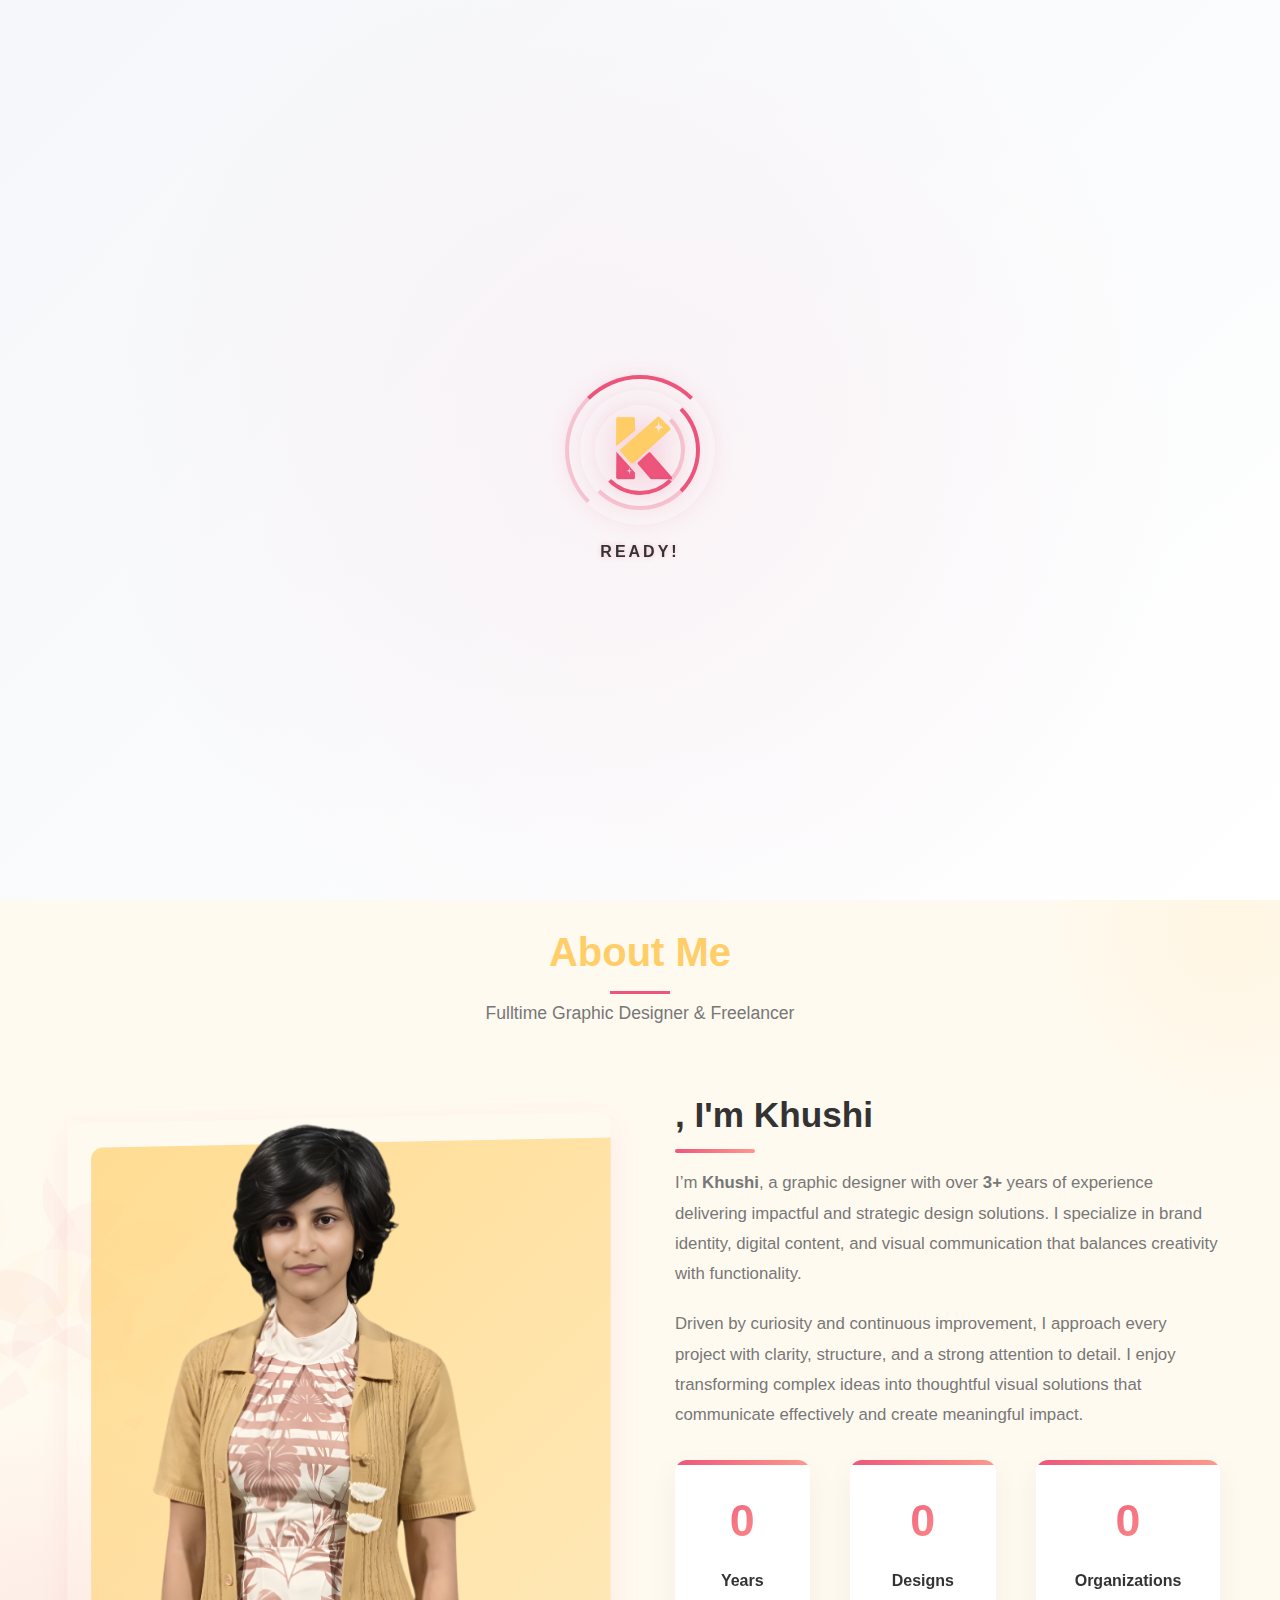
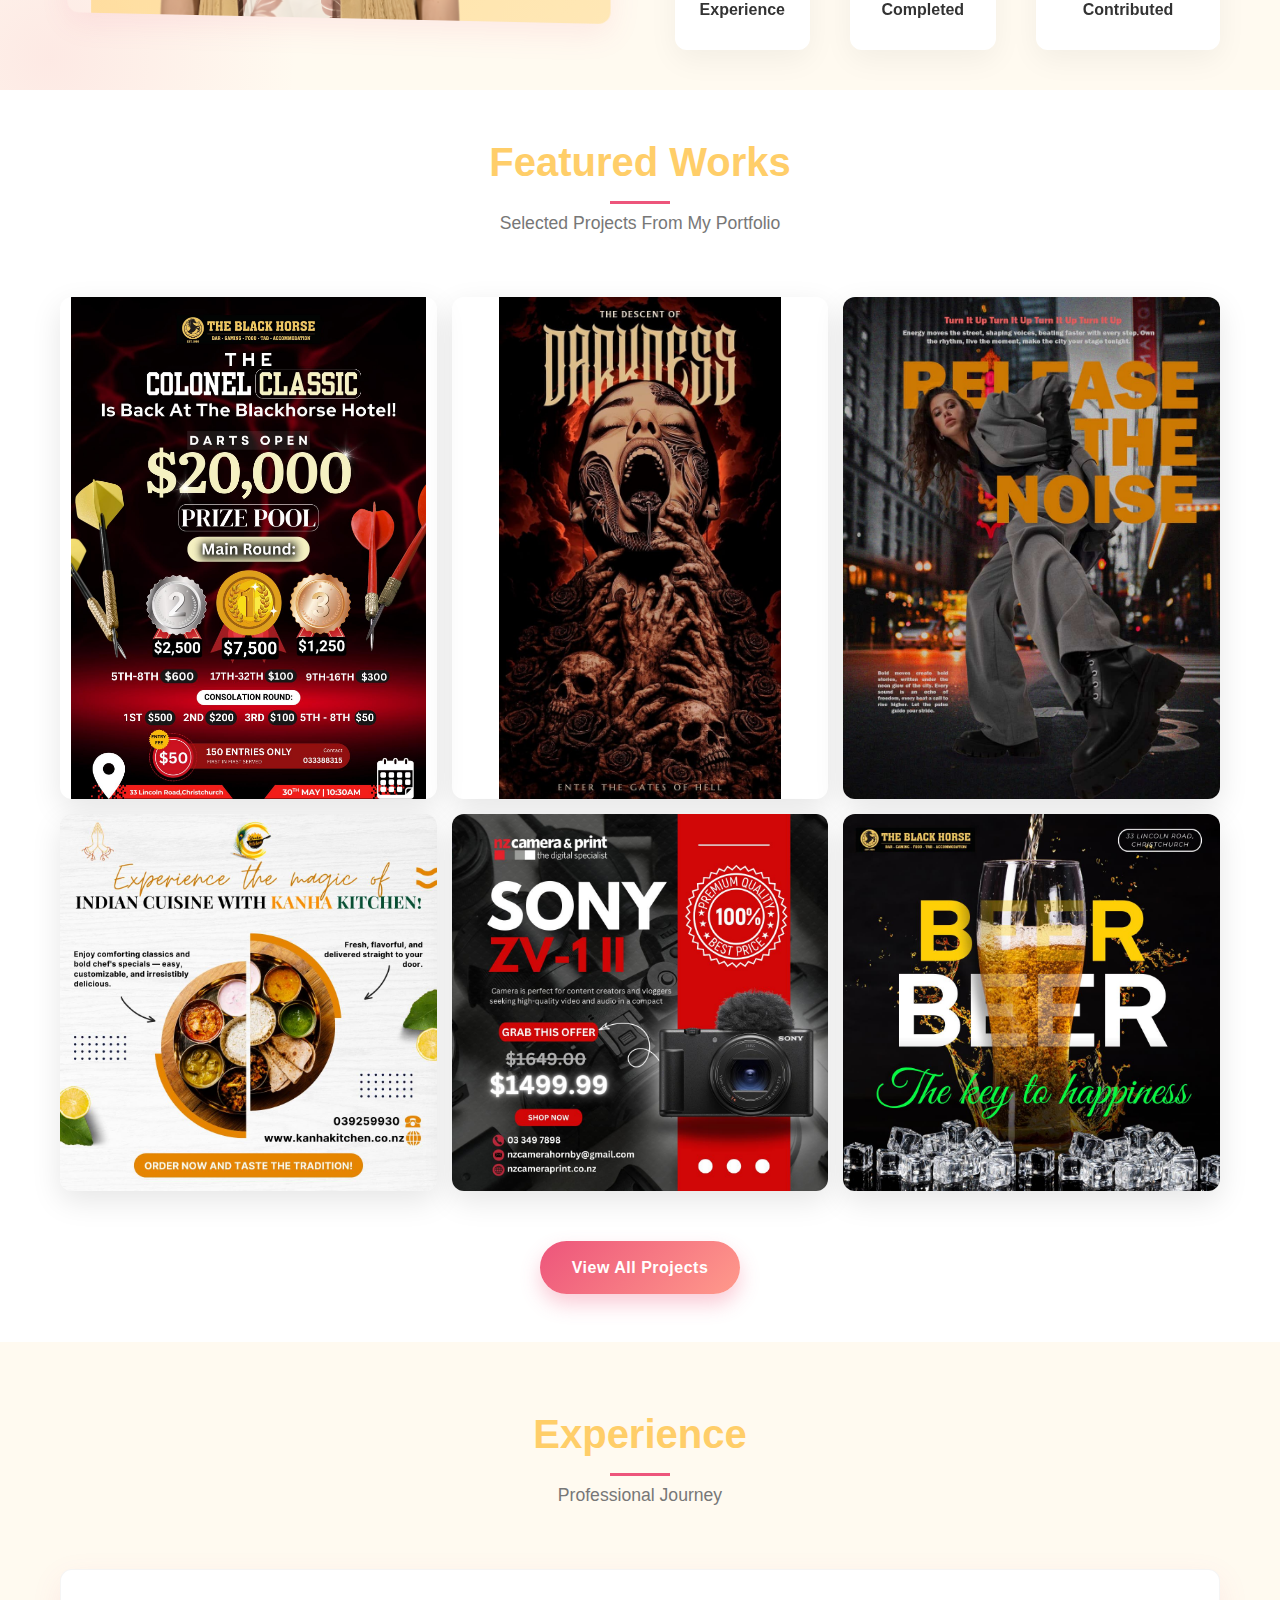
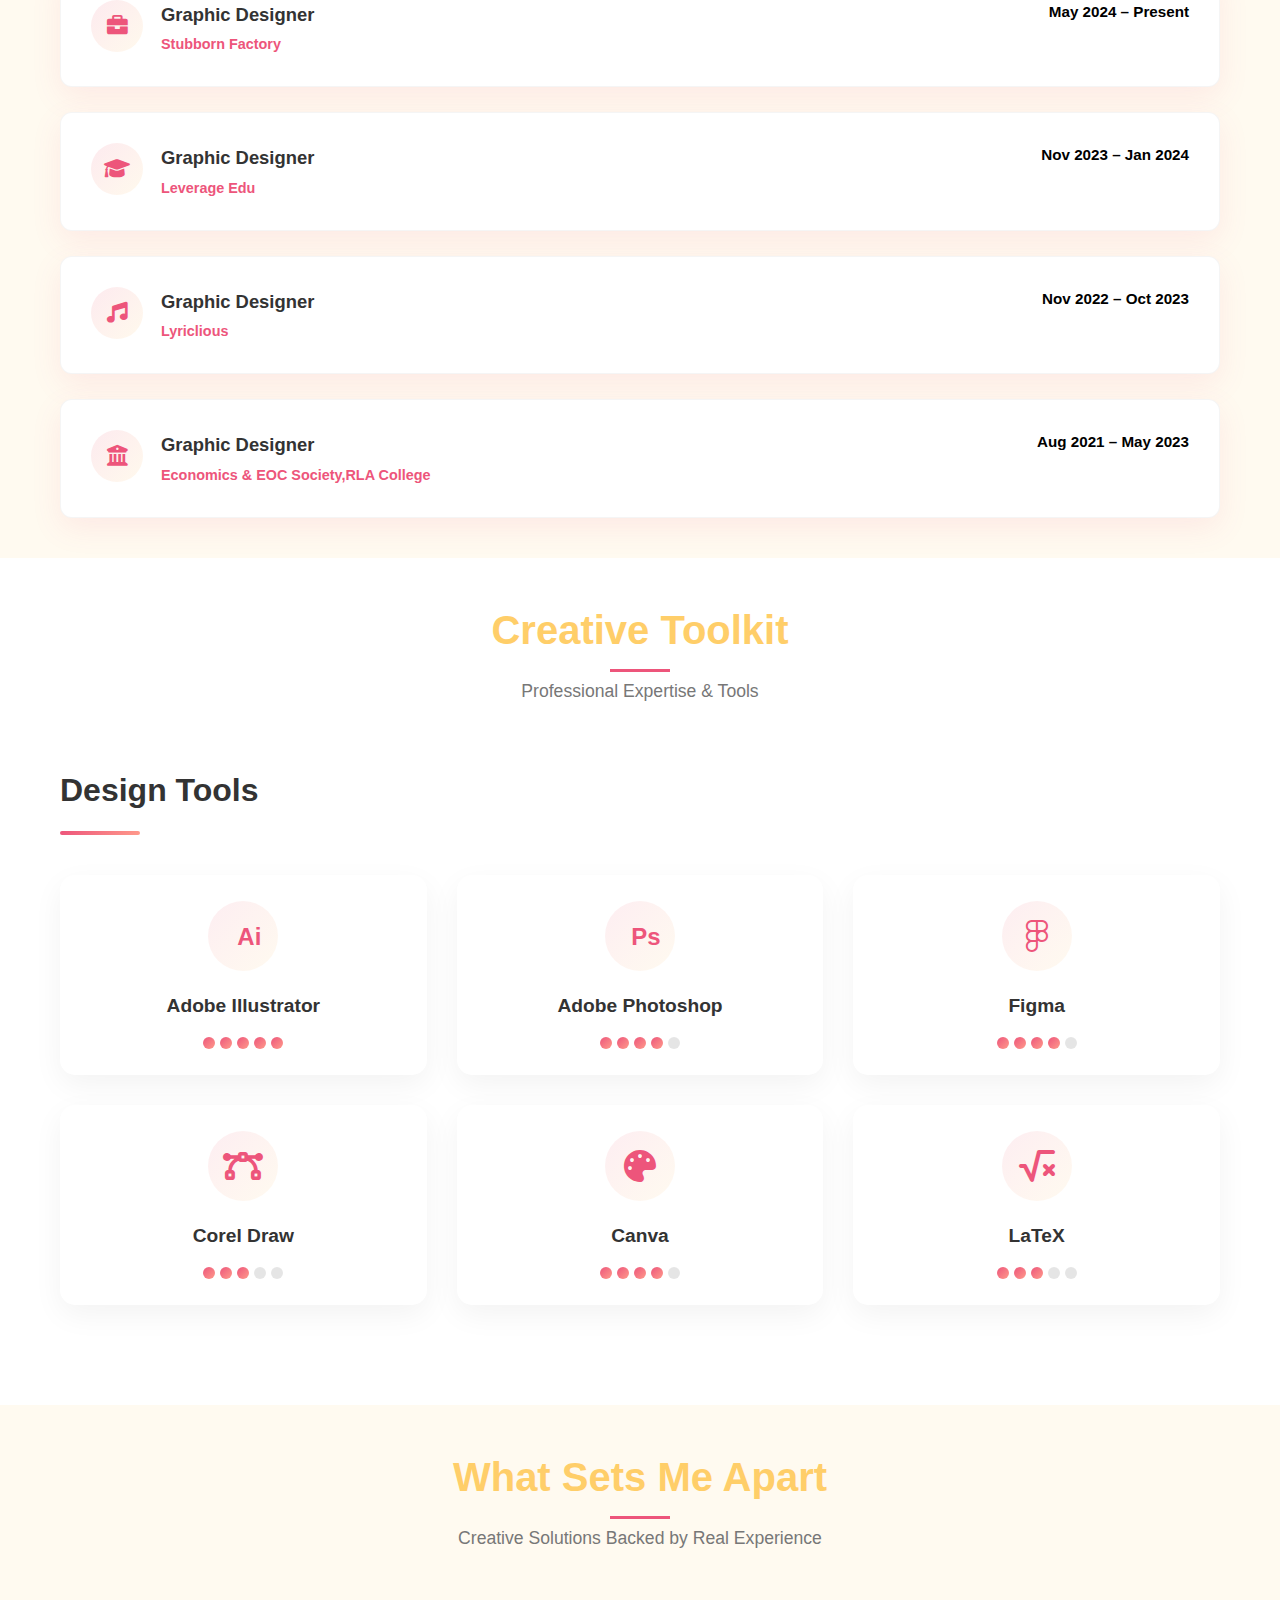
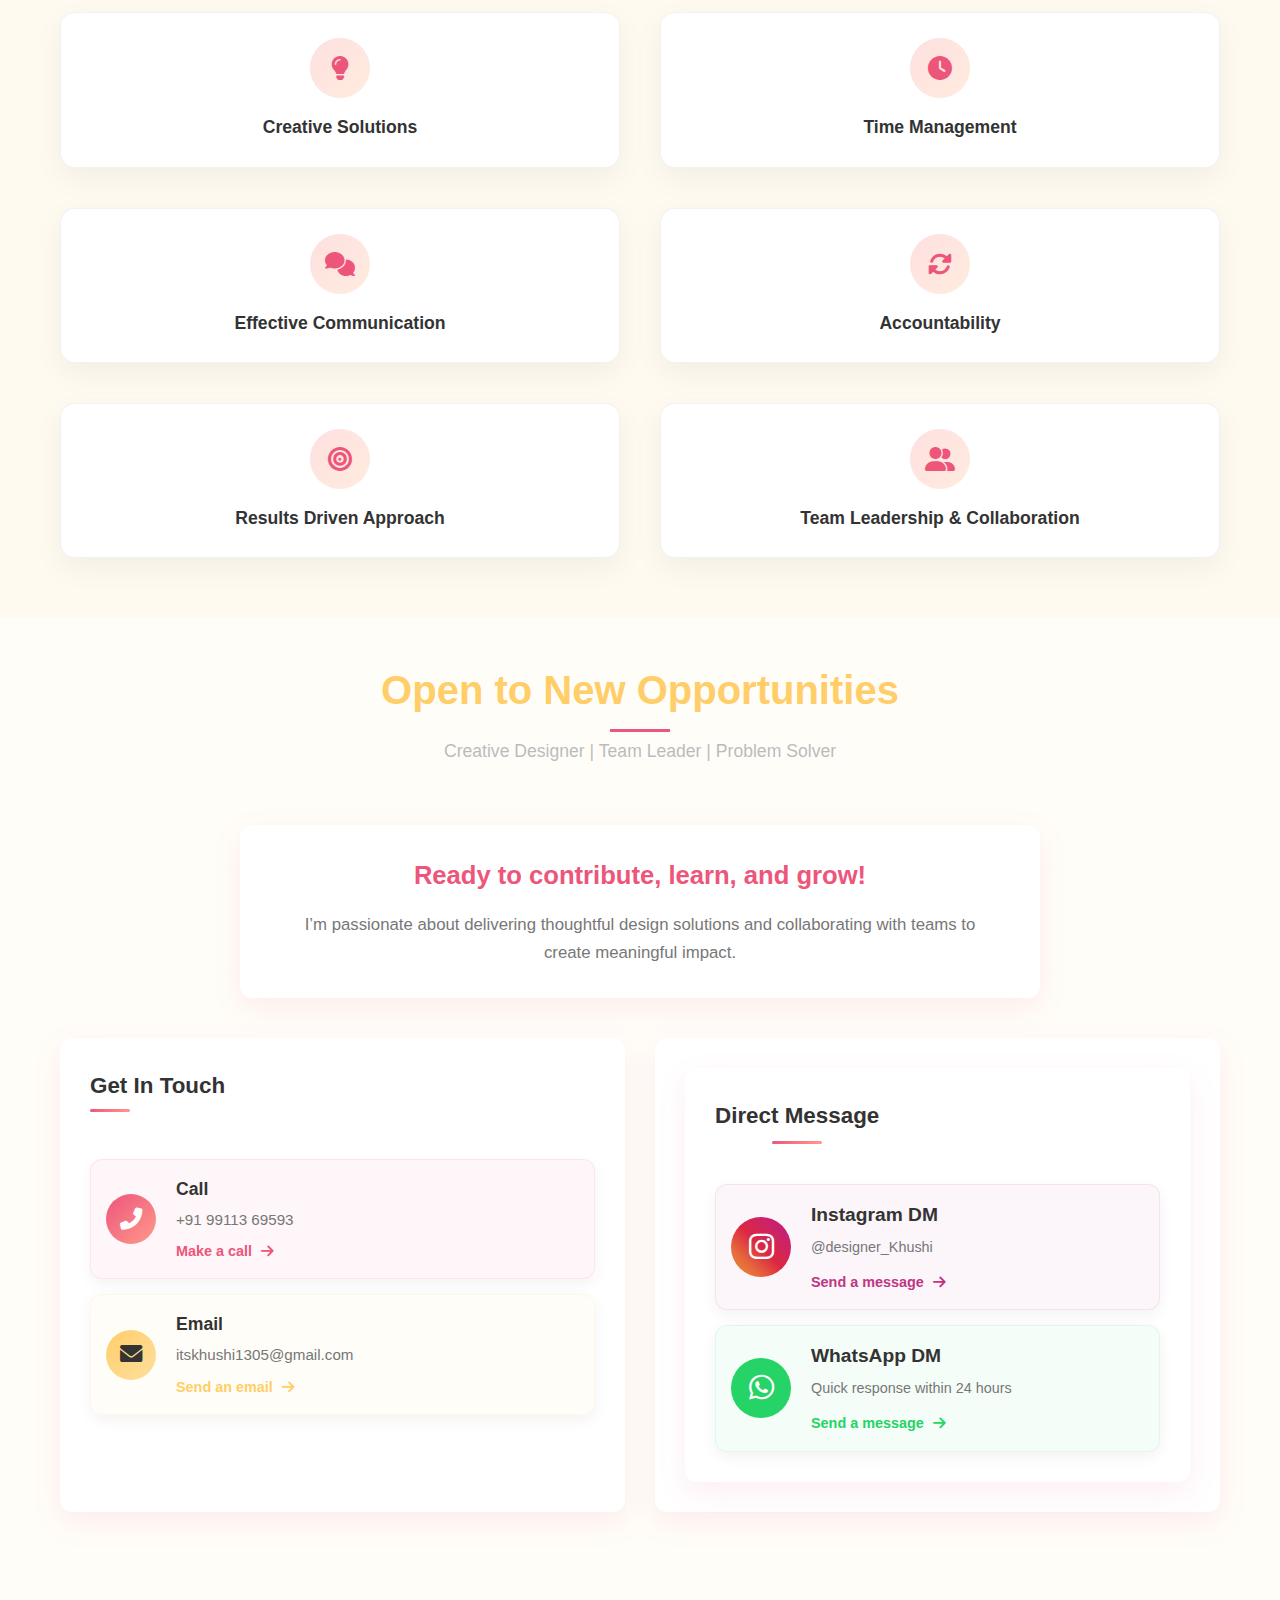
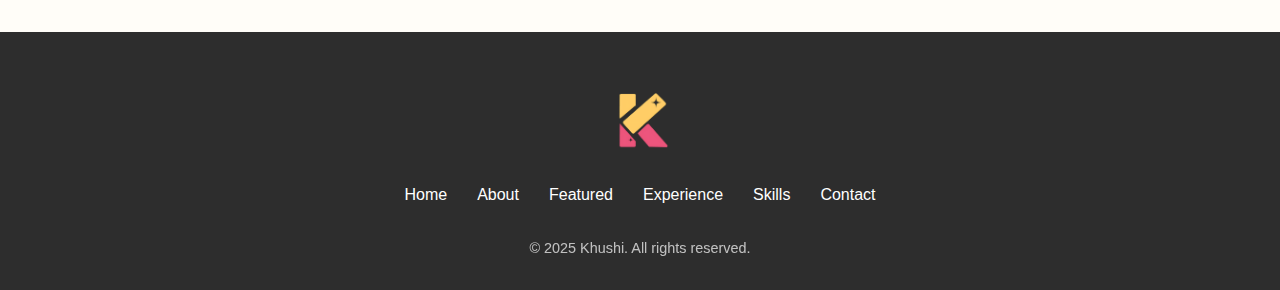
<file: index.html>
<!DOCTYPE html>
<html lang="en">

<head>
    <meta charset="UTF-8">
    <meta name="viewport" content="width=device-width, initial-scale=1.0">
    <title>Khushi | Portfolio</title>
    <link rel="icon" href="images/Other images/logo.png" type="image/png">
    <link rel="stylesheet" href="https://cdnjs.cloudflare.com/ajax/libs/font-awesome/6.0.0/css/all.min.css">
    <link rel="stylesheet" href="style.css">
    <meta name="robots" content="noindex,nofollow">
    <meta http-equiv="Content-Security-Policy" content="img-src 'self' data:">
</head>

<body>
    <!-- Enhanced Preloader -->
    <div id="preloader">
        <div class="loader">
            <div class="loader-circle"></div>
            <div class="loader-circle"></div>
            <div class="loader-circle"></div>
            <img src="images/Other images/logo.png" alt="Logo" class="loader-logo">
            <div class="loader-text">LOADING...</div>
        </div>
        <div class="loader-brand"><strong>Khushi</strong></div>
    </div>

    <!-- Header -->
    <header>
        <div class="container">
            <nav>
                <a href="/" class="logo">
                    <img src="images/Other images/logo.png" alt="Logo" class="logo-img">
                    <span class="logo-text">Khushi</span>
                </a>
                <div class="nav-links" id="navLinks">
                    <a href="/" class="active">Home</a>
                    <a href="#about">About</a>
                    <a href="#featured">Featured</a>
                    <a href="#experience">Experience</a>
                    <a href="#skills">Skills</a>
                    <a href="#contact">Contact</a>
                </div>
                <div class="menu-toggle" id="menuToggle">
                    <i class="fas fa-bars"></i>
                </div>
            </nav>
        </div>
    </header>

    <!-- Hero Section -->
    <section class="hero">
        <div class="hero-background">
            <div class="hero-overlay"></div>
            <div class="hero-shapes">
                <div class="shape shape-1"></div>
                <div class="shape shape-2"></div>
                <div class="shape shape-3"></div>
            </div>
            <!-- Pattern Decoration -->
            <div class="pattern-decoration pattern-top-right"></div>
            <div class="pattern-decoration pattern-bottom-left"></div>
        </div>
        <div class="container">
            <div class="hero-content">
                <div class="hero-text">
                    <div class="hero-subtitle">Graphic Designer</div>
                    <h1 class="hero-title">Precision <span class="highlight">Creativity</span> Lasting <span
                            class="highlight">Impact</span> </h1>
                    <p class="hero-description"></p>I blend creativity and strategy to help brands stay consistent,
                    on-trend, and visually connected with their audience. Design is complex , I make it simple.</p>
                    <div class="hero-buttons">
                        <a href="/portfolio" class="btn btn-primary">View Portfolio</a>
                        <a href="#contact" class="btn btn-secondary">Get In Touch</a>
                    </div>
                </div>
                <div class="hero-image">
                    <img src="images/Other images/designer-illustration.png" alt="Designer Illustration"
                        class="floating">
                    <div class="hero-badge">
                        <span class="badge-number">3+</span>
                        <span class="badge-text">Years Experience</span>
                    </div>
                </div>
            </div>
        </div>
        <!-- Scroll button removed -->
    </section>

    <!-- About Section -->
    <section id="about" class="about">
        <!-- Pattern Decoration -->
        <div class="pattern-decoration pattern-center-right"></div>
        <div class="pattern-decoration pattern-center-left"></div>

        <div class="container">
            <div class="section-header">
                <h2>About Me</h2>
                <p class="section-subtitle">Fulltime Graphic Designer & Freelancer</p>
            </div>
            <div class="about-container">
                <div class="about-image">
                    <img src="./images/Other images/image-Graphic-Designer.png" alt="Designer Portrait">
                </div>
                <div class="about-content">
                    <h3>
                        <span id="typing-text"
                            style="color: #ED557B; font-weight: bold; display: inline-block;"></span>, I'm Khushi
                    </h3>
                    <p>I’m <strong>Khushi</strong>, a graphic designer with over <strong>3+</strong> years of experience delivering impactful and
                        strategic design solutions. I specialize in brand identity, digital content, and visual
                        communication that balances creativity with functionality.</p>

                    <p>Driven by curiosity and continuous improvement, I approach every project with clarity, structure,
                        and a strong attention to detail. I enjoy transforming complex ideas into thoughtful visual
                        solutions that communicate effectively and create meaningful impact.</p>

                    <div class="about-stats">
                        <div class="stat">
                            <h4 class="counter-value" data-count="3" data-suffix="+">0</h4>
                            <p>Years Experience</p>
                        </div>
                        <div class="stat">
                            <h4 class="counter-value" data-count="500" data-suffix="+">0</h4>
                            <p>Designs Completed</p>
                        </div>
                        <div class="stat">
                            <h4 class="counter-value" data-count="4" data-suffix="+">0</h4>
                            <p>Organizations Contributed</p>
                        </div>
                    </div>
                </div>
            </div>
        </div>
    </section>

        <!-- Featured Works Section -->
    <section id="featured" class="featured-works">
        <div class="container">
            <div class="section-header">
                <h2>Featured Works</h2>
                <p class="section-subtitle">Selected Projects From My Portfolio</p>
            </div>
            <div class="featured-gallery">
                <div class="gallery-item square poster-no-crop">
                    <img src="./images/Featured/Post_3.jpg" alt="Featured Project 3">
                </div>
                <div class="gallery-item square poster-no-crop">
                    <img src="./images/Featured/Post_4.jpg" alt="Featured Project 4">
                </div>
                <div class="gallery-item square poster-no-crop">
                    <img src="./images/Featured/Post_6.jpg" alt="Featured Project 6">
                </div>
                <div class="gallery-item square">
                    <img src="./images/Featured/Post_1.jpg" alt="Featured Project 1">
                </div>
                <div class="gallery-item square">
                    <img src="./images/Featured/Post_2.jpg" alt="Featured Project 2">
                </div>
                <div class="gallery-item square">
                    <img src="./images/Featured/Post_5.jpg" alt="Featured Project 5">
                </div>
            </div>
            <div class="featured-button">
                <a href="/portfolio" class="btn btn-primary">View All Projects</a>
            </div>
        </div>
    </section>

       <!-- ==========================================
     EXPERIENCE SECTION
========================================== -->
    <section id="experience" class="experience-section">
        <div class="container">

            <div class="section-header">
                <h2>Experience</h2>
                <p class="section-subtitle">Professional Journey</p>
            </div>

            <div class="experience-grid">

                <!-- Stubborn Factory -->
                <div class="experience-card">
                    <div class="experience-header">
                        <div class="experience-icon">
                            <i class="fas fa-briefcase"></i>
                        </div>
                        <div class="experience-info">
                            <h4>Graphic Designer</h4>
                            <span class="company-name">Stubborn Factory</span>

                        </div>
                        <span class="experience-date">May 2024 – Present</span>
                    </div>

                    <div class="experience-content">
                        <ul>
                            <li>Designed banners, Instagram posts, mockups, T-shirt designs, and print-ready artwork for
                                brand campaigns.</li>
                            <li>Produced high-quality mockup visuals and merchandise designs aligned with client brand
                                guidelines.</li>
                            <li>Collaborated with the marketing team to deliver consistent visual identity across all
                                deliverables.</li>
                        </ul>
                        <div class="experience-tools">
                            <span>Figma</span>
                            <span>Adobe Illustrator</span>
                            <span>Canva</span>
                            <span>Photoshop</span>
                        </div>
                    </div>
                </div>

                <!-- Leverage Edu -->
                <div class="experience-card">
                    <div class="experience-header">
                        <div class="experience-icon">
                            <i class="fas fa-graduation-cap"></i>
                        </div>
                        <div class="experience-info">
                            <h4>Graphic Designer</h4>
                            <span class="company-name">Leverage Edu</span>

                        </div>
                        <span class="experience-date">Nov 2023 – Jan 2024</span>
                    </div>

                    <div class="experience-content">
                        <ul>
                            <li>Created banners, Instagram posts, Pinterest posts, covers, printing templates, YouTube
                                thumbnails, and reels thumbnails for a high-growth edtech brand.</li>
                            <li>Maintained brand consistency across multiple social media platforms while adapting
                                content formats for each channel.</li>
                        </ul>
                        <div class="experience-tools">
                            <span>Figma</span>
                            <span>Adobe Illustrator</span>
                            <span>Canva</span>
                            <span>Photoshop</span>
                        </div>
                    </div>
                </div>

                <!-- Lyriclious -->
                <div class="experience-card">
                    <div class="experience-header">
                        <div class="experience-icon">
                            <i class="fas fa-music"></i>
                        </div>
                        <div class="experience-info">
                            <h4>Graphic Designer</h4>
                            <span class="company-name">Lyriclious</span>

                        </div>
                        <span class="experience-date">Nov 2022 – Oct 2023</span>
                    </div>

                    <div class="experience-content">
                        <ul>
                            <li>Designed tech tiles, promotional posters, and UI/UX assets for a music-tech startup.
                            </li>
                            <li>Contributed to creative ideation, logo design, template creation, and print production
                                workflows.</li>
                            <li>Applied HTML basics alongside design tools for web-integrated design deliverables.</li>
                        </ul>
                        <div class="experience-tools">
                            <span>HTML</span>
                            <span>Figma</span>
                            <span>Adobe Illustrator</span>
                            <span>Canva</span>
                            <span>Photoshop</span>
                        </div>
                    </div>
                </div>

                <!-- Economics & EOC Society -->
                <div class="experience-card">
                    <div class="experience-header">
                        <div class="experience-icon">
                            <i class="fas fa-university"></i>
                        </div>
                        <div class="experience-info">
                            <h4>Graphic Designer</h4>
                            <span class="company-name">Economics & EOC Society,RLA College</span>

                        </div>
                        <span class="experience-date">Aug 2021 – May 2023</span>
                    </div>

                    <div class="experience-content">
                        <ul>
                            <li>Designed banners, Instagram posts, posters, covers, printing templates, flyers, and
                                reels thumbnails for college events and society promotions.</li>
                            <li>Managed end-to-end visual communication for the Department of Economics and Equal
                                Opportunity Cell.</li>
                        </ul>
                        <div class="experience-tools">
                            <span>Figma</span>
                            <span>Adobe Illustrator</span>
                            <span>Canva</span>
                            <span>Photoshop</span>
                        </div>
                    </div>
                </div>

            </div>
        </div>
    </section>

        <!-- Skills Section -->
    <section id="skills" class="skills">
        <div class="container">
            <div class="section-header">
                <h2>Creative Toolkit</h2>
                <p class="section-subtitle">Professional Expertise & Tools</p>
            </div>

            <!-- Design Tools -->
            <div class="skills-modern">
                <div class="skills-heading">
                    <h3>Design Tools</h3>
                    <div class="skills-heading-line"></div>
                </div>

                <div class="tools-grid">
                    <div class="tool-card">
                        <div class="tool-icon adobe-illustrator">
                            <i class="fab fa-adobe"></i>
                        </div>
                        <h4>Adobe Illustrator</h4>
                        <div class="tool-level">
                            <span class="level-dot active"></span>
                            <span class="level-dot active"></span>
                            <span class="level-dot active"></span>
                            <span class="level-dot active"></span>
                            <span class="level-dot active"></span>
                        </div>
                    </div>

                    <div class="tool-card">
                        <div class="tool-icon adobe-photoshop">
                            <i class="fab fa-adobe"></i>
                        </div>
                        <h4>Adobe Photoshop</h4>
                        <div class="tool-level">
                            <span class="level-dot active"></span>
                            <span class="level-dot active"></span>
                            <span class="level-dot active"></span>
                            <span class="level-dot active"></span>
                            <span class="level-dot"></span>
                        </div>
                    </div>

                    <div class="tool-card">
                        <div class="tool-icon">
                            <i class="fab fa-figma"></i>
                        </div>
                        <h4>Figma</h4>
                        <div class="tool-level">
                            <span class="level-dot active"></span>
                            <span class="level-dot active"></span>
                            <span class="level-dot active"></span>
                            <span class="level-dot active"></span>
                            <span class="level-dot"></span>
                        </div>
                    </div>

                    <div class="tool-card">
                        <div class="tool-icon">
                            <i class="fas fa-bezier-curve"></i>
                        </div>
                        <h4>Corel Draw</h4>
                        <div class="tool-level">
                            <span class="level-dot active"></span>
                            <span class="level-dot active"></span>
                            <span class="level-dot active"></span>
                            <span class="level-dot"></span>
                            <span class="level-dot"></span>
                        </div>
                    </div>

                    <div class="tool-card">
                        <div class="tool-icon">
                            <i class="fas fa-palette"></i>
                        </div>
                        <h4>Canva</h4>
                        <div class="tool-level">
                            <span class="level-dot active"></span>
                            <span class="level-dot active"></span>
                            <span class="level-dot active"></span>
                            <span class="level-dot active"></span>
                            <span class="level-dot"></span>
                        </div>
                    </div>

                    <div class="tool-card">
                        <div class="tool-icon">
                            <i class="fas fa-square-root-alt"></i>
                        </div>
                        <h4>LaTeX</h4>
                        <div class="tool-level">
                            <span class="level-dot active"></span>
                            <span class="level-dot active"></span>
                            <span class="level-dot active"></span>
                            <span class="level-dot"></span>
                            <span class="level-dot"></span>
                        </div>
                    </div>
                </div>
            </div>
    </section>

    <!-- Why Choose Us Section -->
    <section class="why-choose-us">
        <div class="container">
            <div class="section-header">
                <h2>What Sets Me Apart</h2>
                <p class="section-subtitle">Creative Solutions Backed by Real Experience</p>
            </div>

            <div class="benefits-grid">
                <div class="benefit-card">
                    <div class="benefit-icon">
                        <i class="fas fa-lightbulb"></i>
                    </div>
                    <h3>Creative Solutions</h3>
                </div>

                <div class="benefit-card">
                    <div class="benefit-icon">
                        <i class="fas fa-clock"></i>
                    </div>
                    <h3>Time Management</h3>
                </div>

                <div class="benefit-card">
                    <div class="benefit-icon">
                        <i class="fas fa-comments"></i>
                    </div>
                    <h3>Effective Communication</h3>
                </div>

                <div class="benefit-card">
                    <div class="benefit-icon">
                        <i class="fas fa-sync-alt"></i>
                    </div>
                    <h3>Accountability</h3>
                </div>

                <div class="benefit-card">
                    <div class="benefit-icon">
                        <i class="fas fa-bullseye"></i>
                    </div>
                    <h3>Results Driven Approach</h3>
                </div>

                <div class="benefit-card">
                    <div class="benefit-icon">
                        <i class="fas fa-user-friends"></i>
                    </div>
                    <h3>Team Leadership & Collaboration</h3>
                </div>
            </div>
        </div>
    </section>



    <!-- Contact Section -->
    <section id="contact" class="contact">
        <div class="container">
            <div class="section-header">
                <h2>Open to New Opportunities</h2>
                <p class="section-subtitle">Creative Designer | Team Leader | Problem Solver</p>
            </div>
            <div class="contact-intro">
                <h3>Ready to contribute, learn, and grow!</h3>
                <p>I’m passionate about delivering thoughtful design solutions and collaborating with teams to create
                    meaningful impact.</p>
            </div>

            <div class="contact-methods">
                <div class="contact-column">
                    <div class="contact-direct">
                        <h3>Get In Touch</h3>
                        <div class="contact-links">
                            <a href="tel:+919911369593" class="contact-link phone" title="Call me">
                                <div class="contact-link-icon">
                                    <i class="fas fa-phone-alt"></i>
                                </div>
                                <div class="contact-link-text">
                                    <h4>Call </h4>
                                    <p>+91 99113 69593</p>
                                    <span class="contact-action">Make a call <i class="fas fa-arrow-right"></i></span>
                                </div>
                            </a>

                            <a href="mailto:itskhushi1305@gmail.com" class="contact-link email" title="Email me">
                                <div class="contact-link-icon">
                                    <i class="fas fa-envelope"></i>
                                </div>
                                <div class="contact-link-text">
                                    <h4>Email </h4>
                                    <p>itskhushi1305@gmail.com</p>
                                    <span class="contact-action">Send an email <i class="fas fa-arrow-right"></i></span>
                                </div>
                            </a>
                        </div>
                    </div>
                </div>

                <div class="contact-column">
                    <div class="dm-section">
                        <h3>Direct Message</h3>
                        <div class="dm-links">
                            <a href="https://ig.me/m/designer_Khushi?text=Hey!%20%F0%9F%91%8B%20I%20love%20your%20work.%20I%E2%80%99m%20looking%20for%20some%20design%20help%20%E2%80%94%20branding%2C%20social%20media%2C%20packaging%20%E2%80%94%20let's%20chat!%20%F0%9F%98%8A"
                                class="dm-link instagram" title="Message me on Instagram" target="_blank">
                                <div class="dm-icon">
                                    <i class="fab fa-instagram"></i>
                                </div>
                                <div class="dm-text">
                                    <h4>Instagram DM</h4>
                                    <p>@designer_Khushi</p>
                                    <span class="dm-action">Send a message <i class="fas fa-arrow-right"></i></span>
                                </div>
                            </a>

                            <a href="https://wa.link/gptr4p" class="dm-link whatsapp" title="Message me on WhatsApp"
                                target="_blank">
                                <div class="dm-icon">
                                    <i class="fab fa-whatsapp"></i>
                                </div>
                                <div class="dm-text">
                                    <h4>WhatsApp DM</h4>
                                    <p>Quick response within 24 hours</p>
                                    <span class="dm-action">Send a message <i class="fas fa-arrow-right"></i></span>
                                </div>
                            </a>
                        </div>
                    </div>
                </div>
            </div>
        </div>
    </section>

    <!-- Footer -->
    <footer>
        <div class="container">
            <div class="footer-content">
                <div class="footer-logo">
                    <a href="/"><img src="images/Other images/logo.png" alt="Logo" class="footer-logo-img"></a>
                </div>
                <div class="footer-links">
                    <a href="/">Home</a>
                    <a href="#about">About</a>
                    <a href="#featured">Featured</a>
                    <a href="#experience">Experience</a>
                    <a href="#skills">Skills</a>
                    <a href="#contact">Contact</a>
                </div>
                <div class="footer-copyright">
                    <p>&copy; 2025 Khushi. All rights reserved.</p>
                </div>
            </div>
        </div>
    </footer>

    <!-- Floating Social Media Buttons -->
    <div class="floating-social">
        <div class="back-to-top" id="backToTop">
            <i class="fas fa-arrow-up"></i>
        </div>
        <a href="https://wa.link/gptr4p" class="whatsapp" target="_blank" aria-label="Contact on WhatsApp">
            <i class="fab fa-whatsapp"></i>
        </a>
        <a href="https://instagram.com/designer_Khushi" class="instagram" target="_blank"
            aria-label="Follow on Instagram">
            <i class="fab fa-instagram"></i>
        </a>
    </div>

    <script src="loader.js"></script>
    <script src="script.js"></script>
    <script src="typing-animation.js"></script>
    <script src="image-protection.js"></script>
    <script src="smooth-navigation.js"></script>
    <script>
        // Back to top button functionality
        document.addEventListener('DOMContentLoaded', function () {
            const backToTopButton = document.getElementById('backToTop');

            // Show button when user scrolls down 300px
            window.addEventListener('scroll', () => {
                if (window.pageYOffset > 300) {
                    backToTopButton.classList.add('show');
                } else {
                    backToTopButton.classList.remove('show');
                }
            });

            // Scroll to top when button is clicked
            backToTopButton.addEventListener('click', () => {
                window.scrollTo({
                    top: 0,
                    behavior: 'smooth'
                });
            });


        });
    </script>
    <!-- <script>
        document.querySelectorAll(".experience-card").forEach(card => {
            card.addEventListener("click", () => {

                // close other cards
                document.querySelectorAll(".experience-card").forEach(c => {
                    if (c !== card) c.classList.remove("active");
                });

                card.classList.toggle("active");
            });
        });
    </script> -->
    <script>
    document.querySelectorAll(".experience-card").forEach(card => {

        const content = card.querySelector(".experience-content");

        card.addEventListener("click", () => {

            const isOpen = card.classList.contains("active");

            // Close all cards
            document.querySelectorAll(".experience-card").forEach(c => {
                const cContent = c.querySelector(".experience-content");
                c.classList.remove("active");
                cContent.style.height = "0px";
            });

            // Open clicked card
            if (!isOpen) {
                card.classList.add("active");
                content.style.height = content.scrollHeight + "px";
            }

        });

    });
</script>

</body>

</html>
</file>
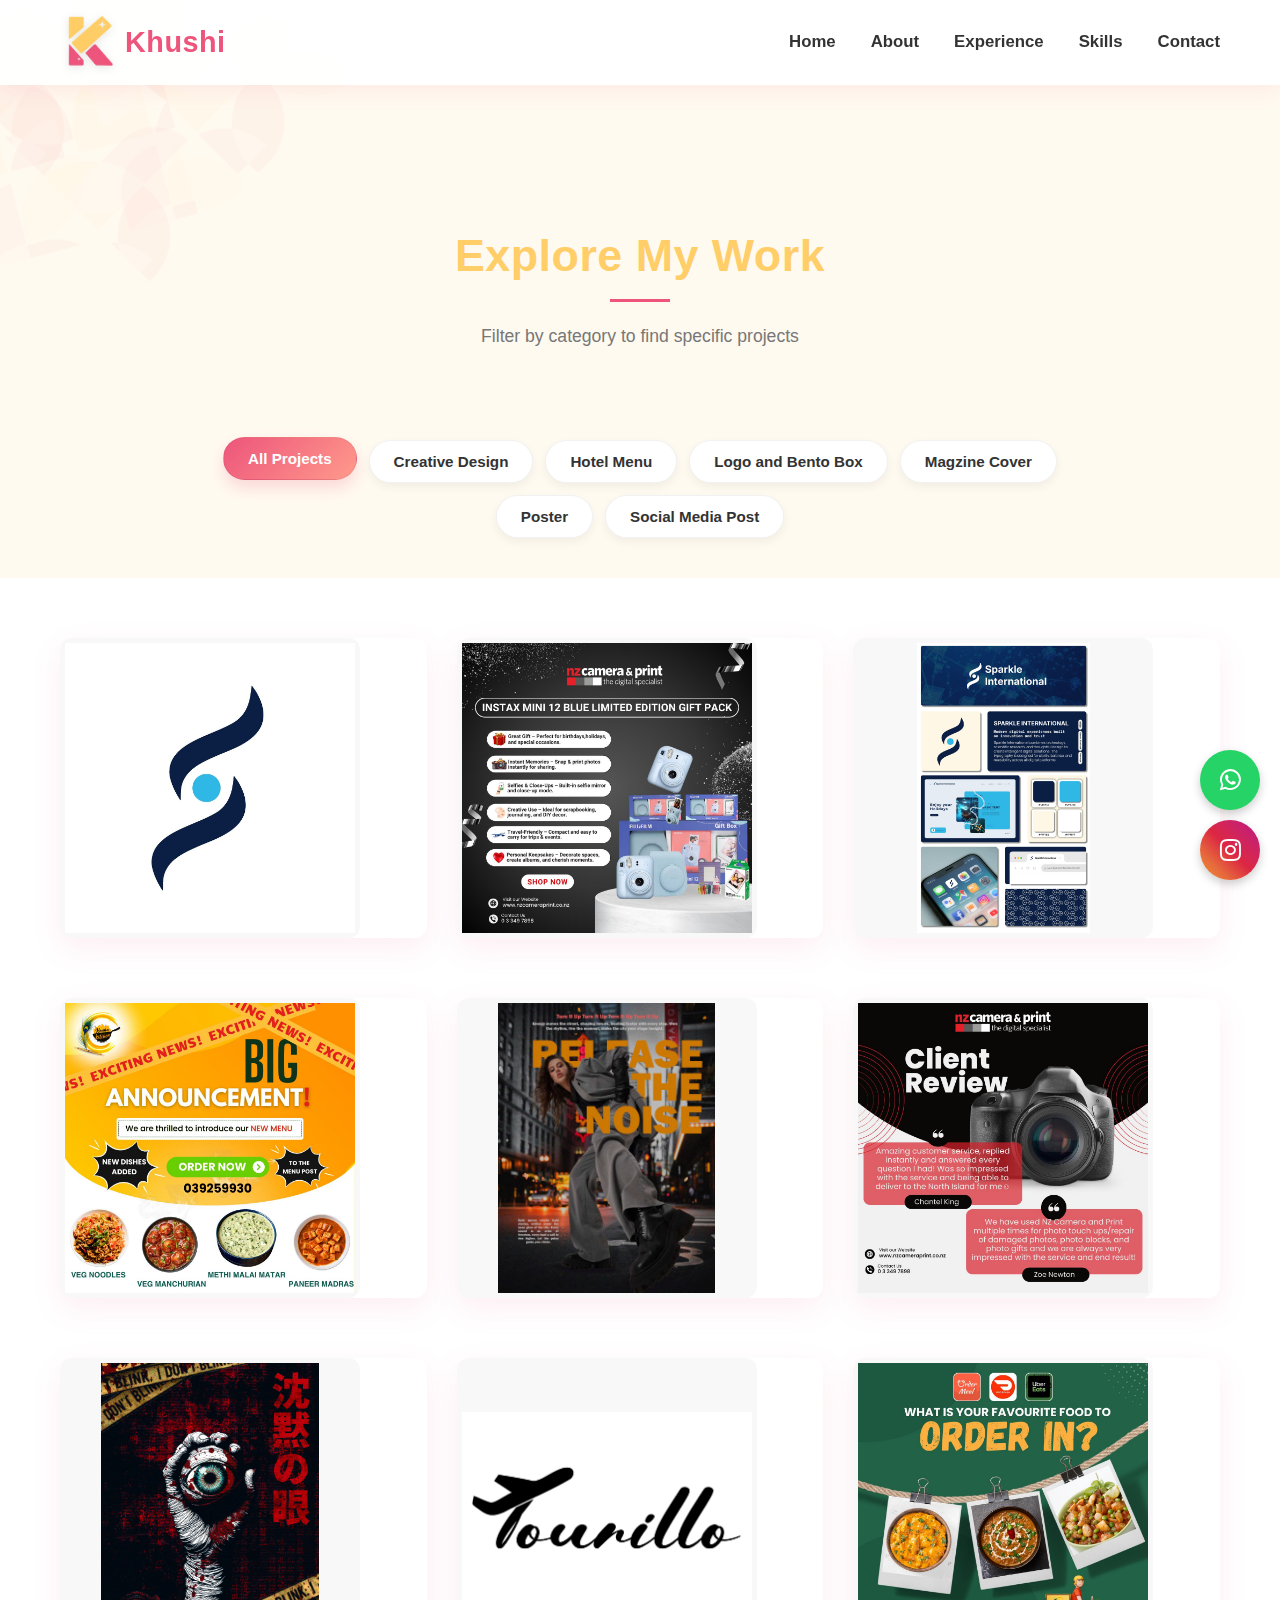
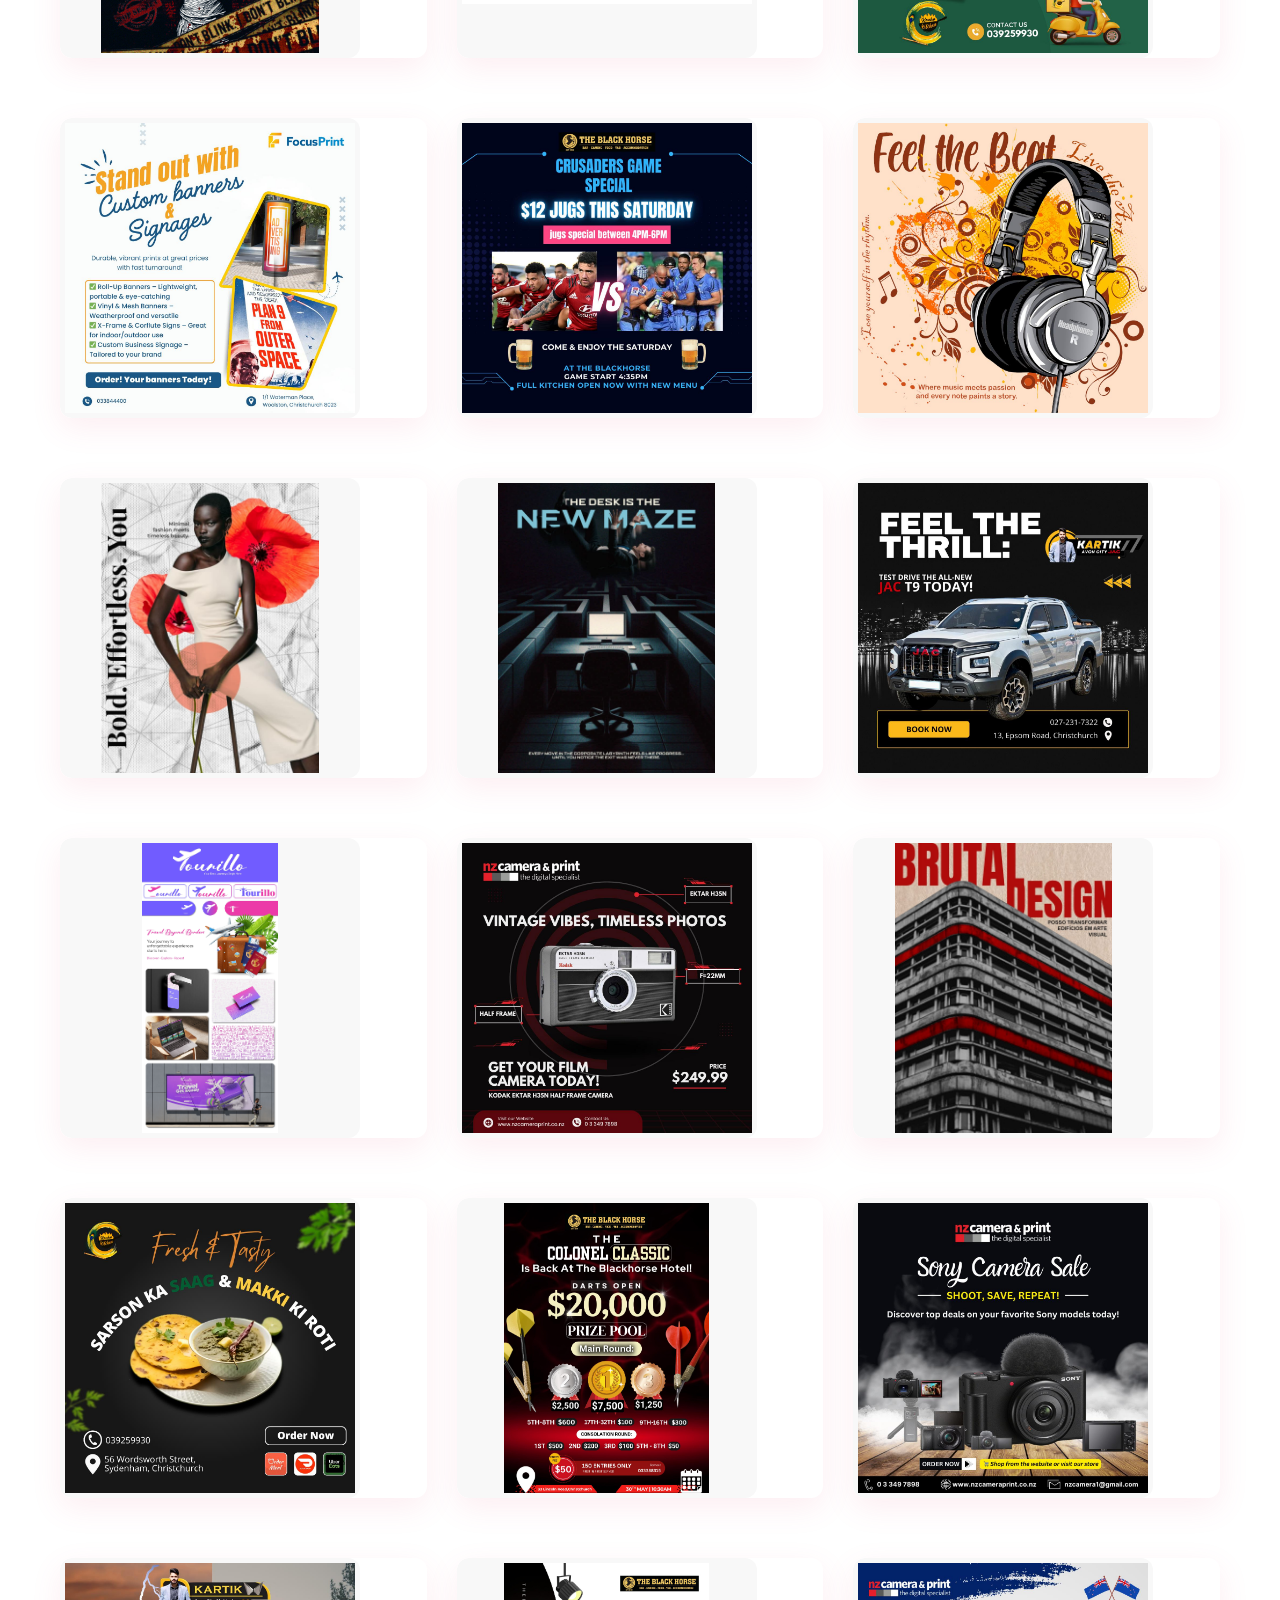
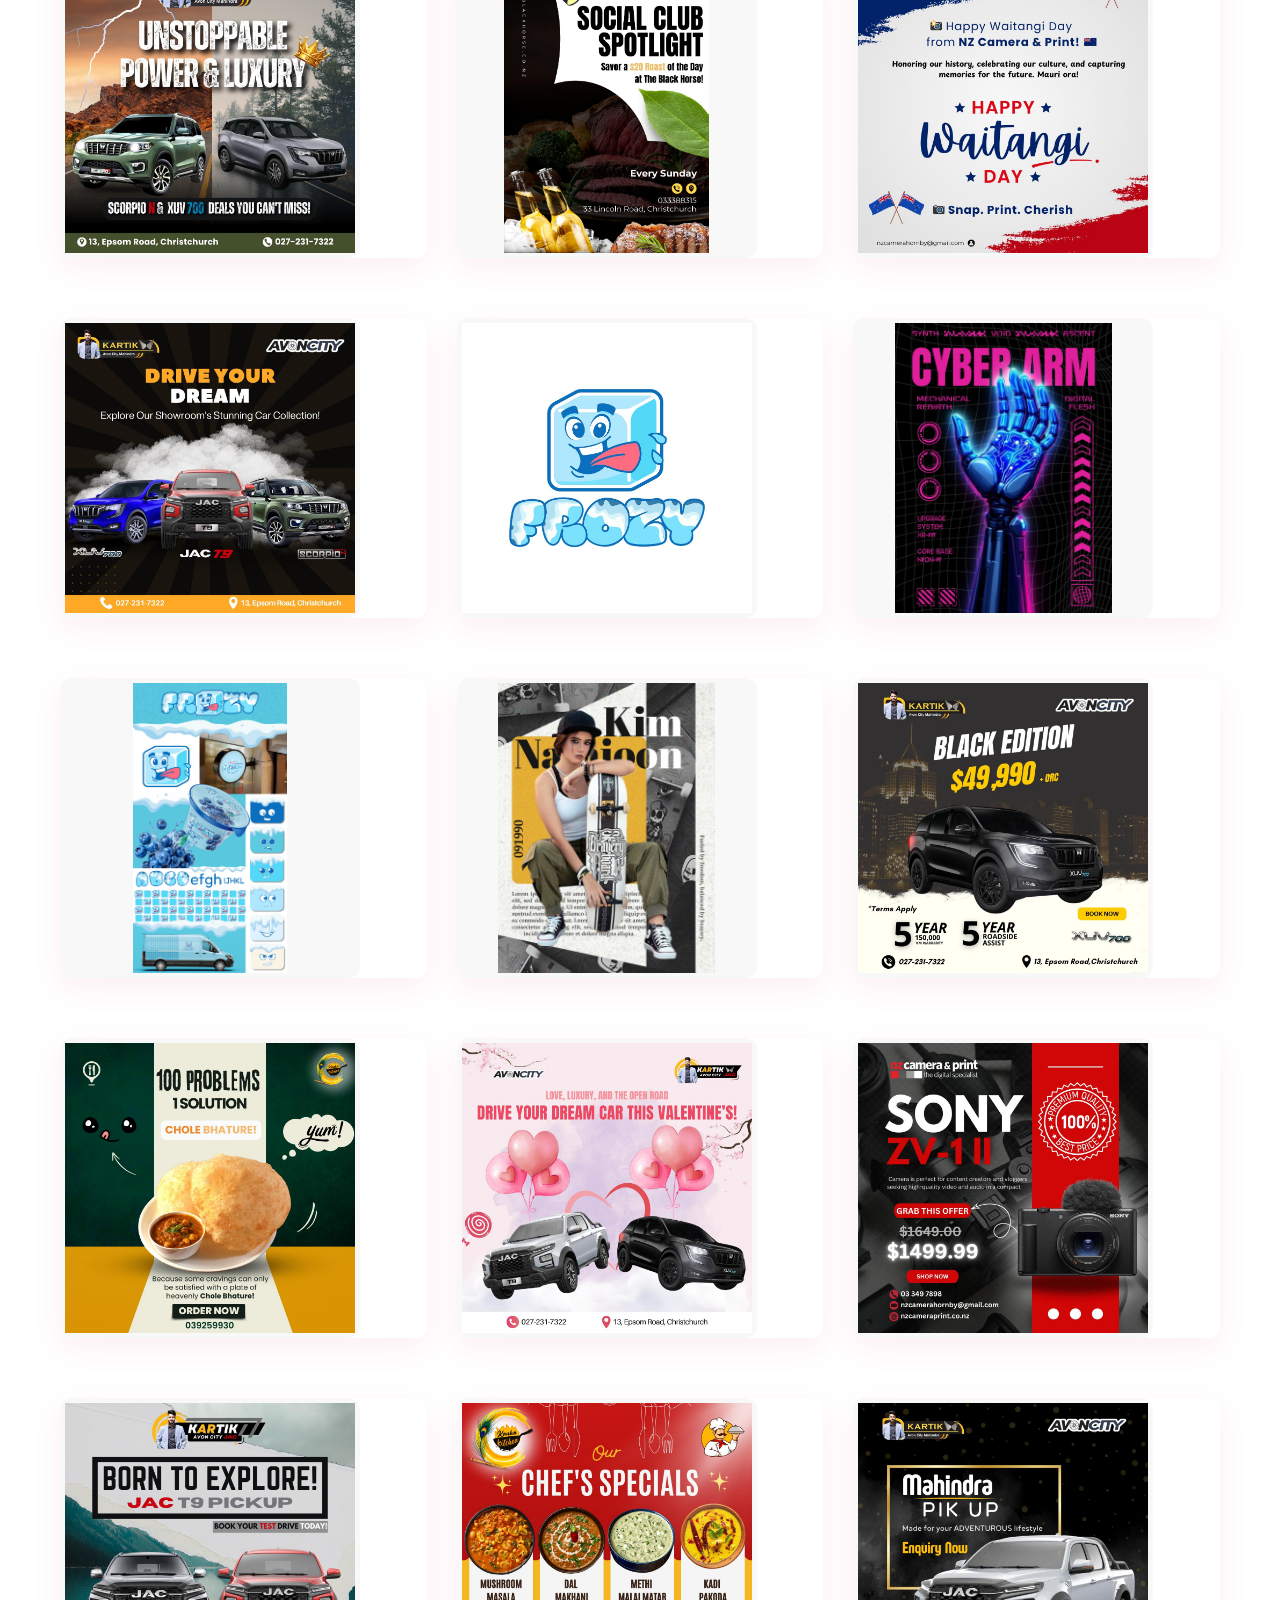
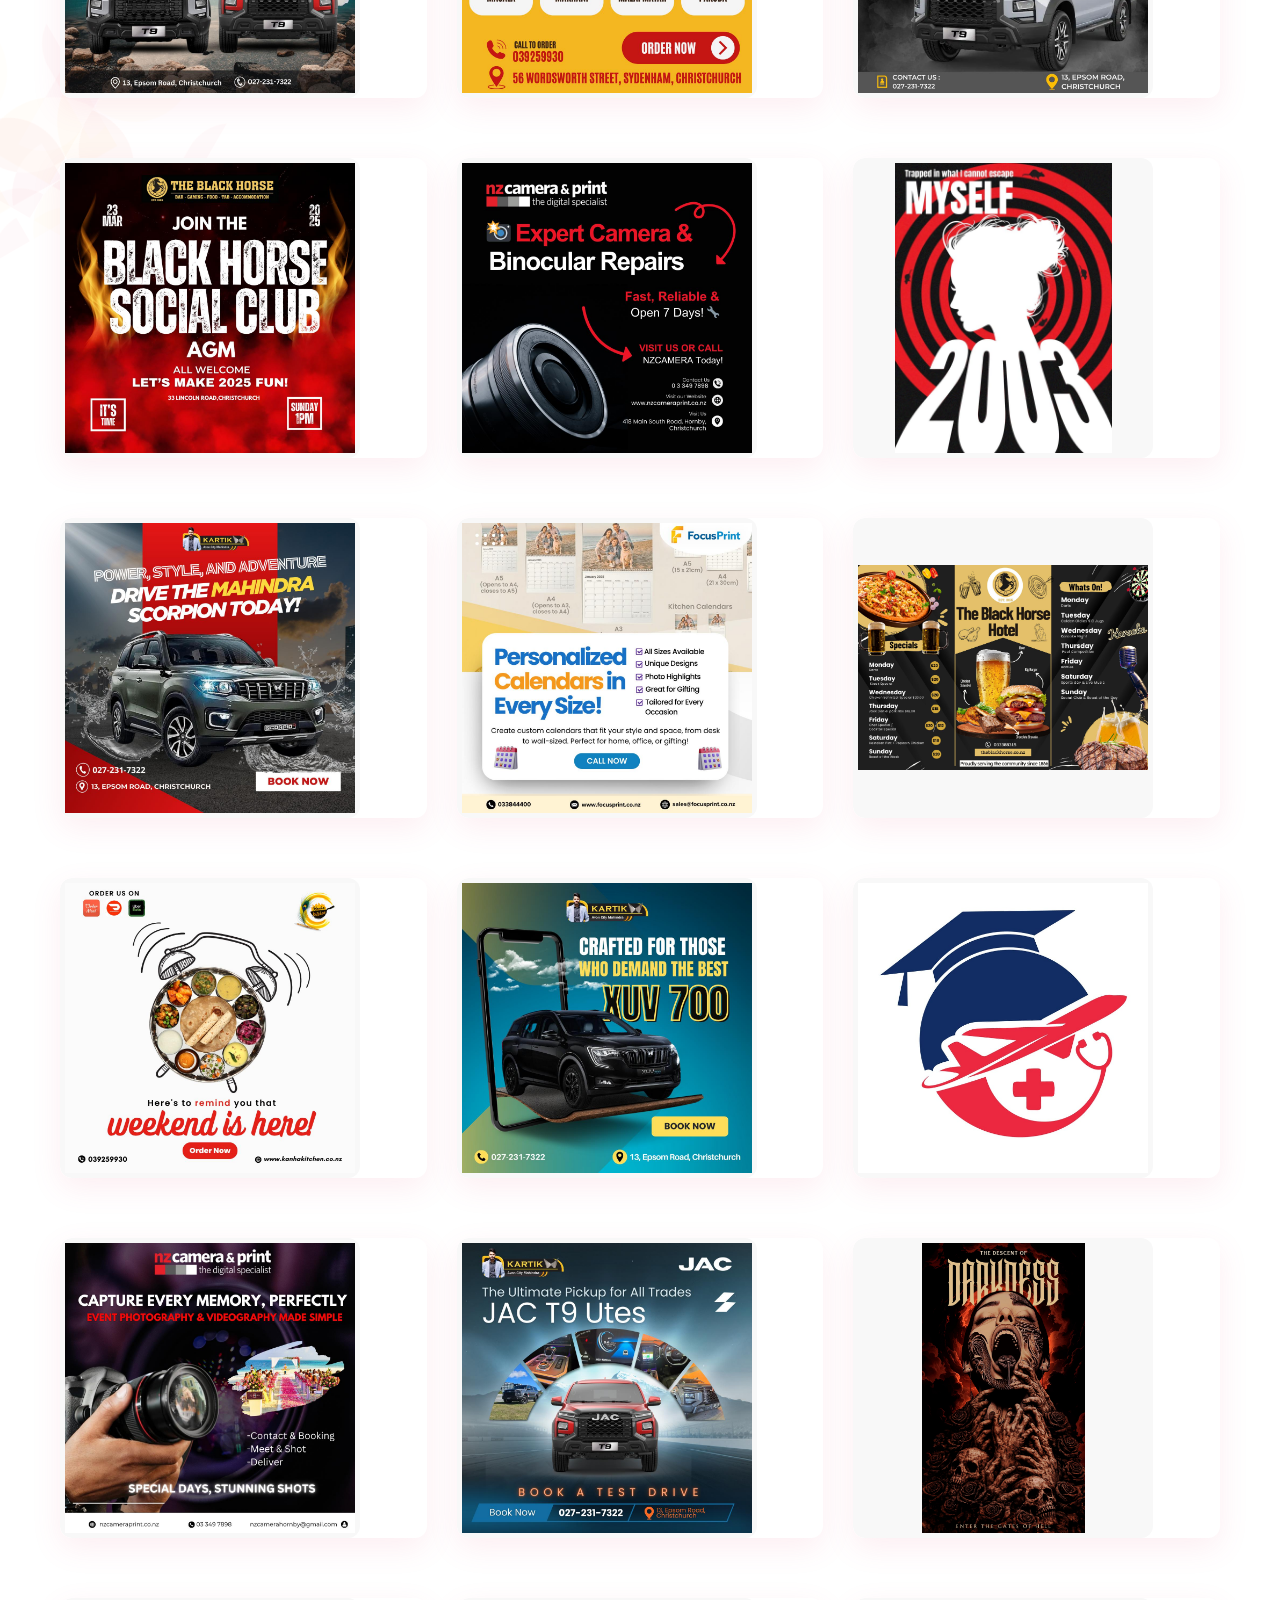
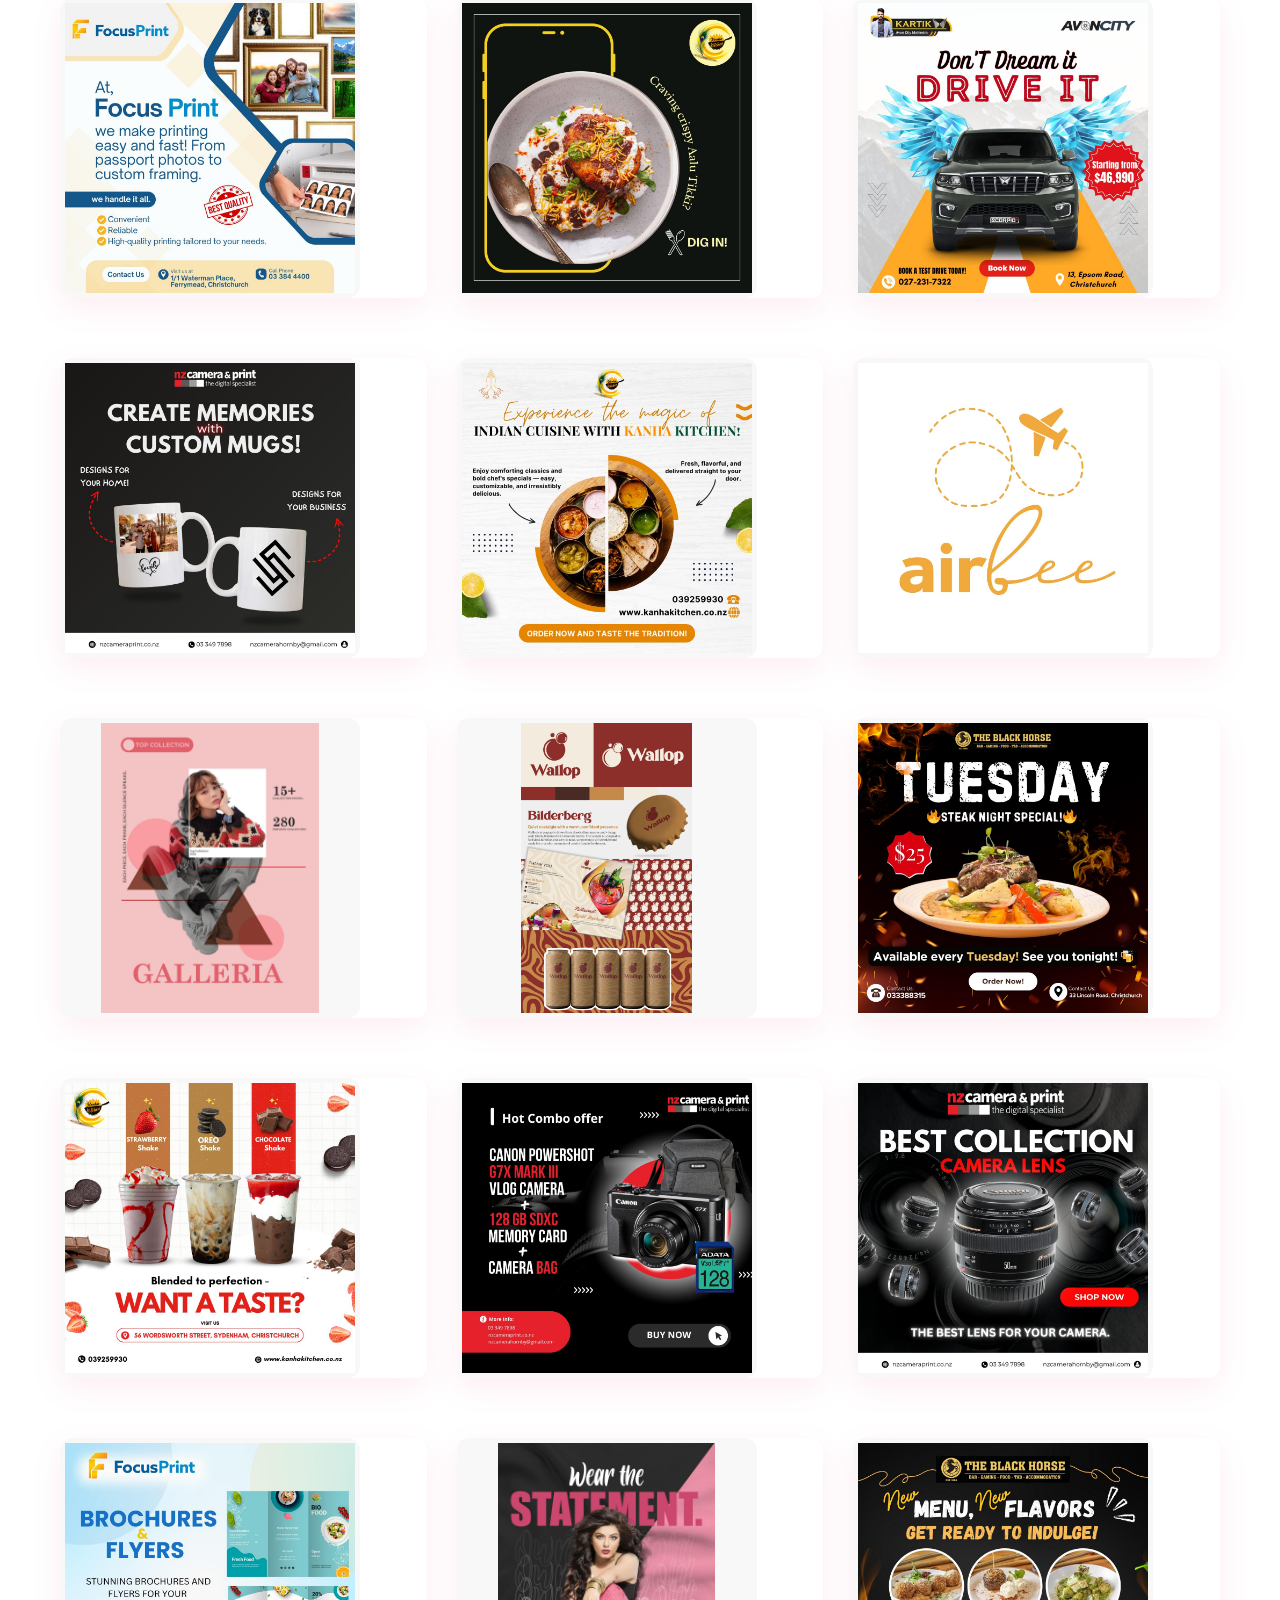
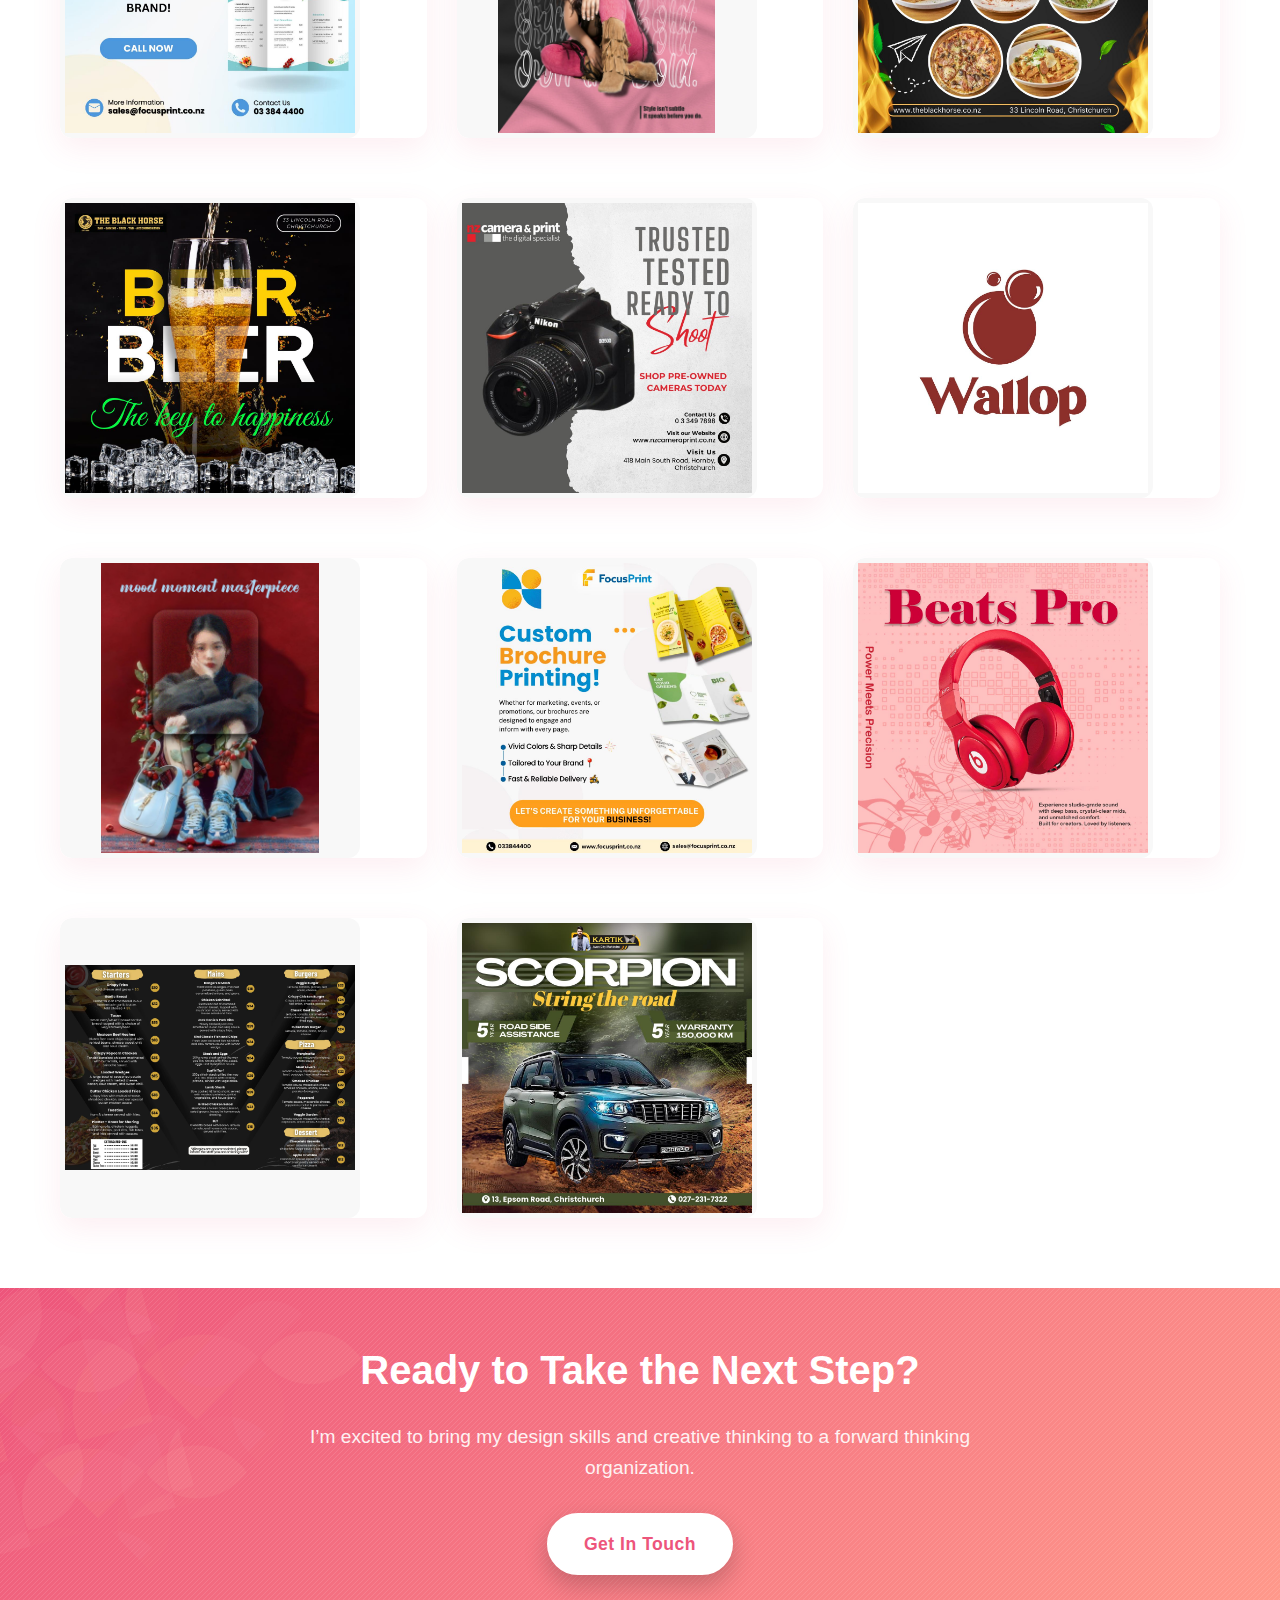
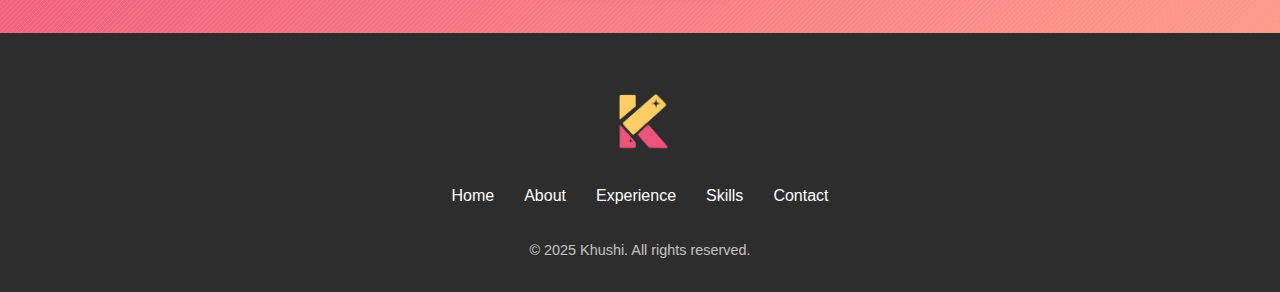
<file: portfolio.html>
<!DOCTYPE html>
<html lang="en">
<head>
    <meta charset="UTF-8">
    <meta name="viewport" content="width=device-width, initial-scale=1.0">
    <title>Khushi | Portfolio</title>
    <link rel="icon" href="images/Other images/logo.png" type="image/png">
    <link rel="stylesheet" href="https://cdnjs.cloudflare.com/ajax/libs/font-awesome/6.0.0/css/all.min.css">
    <link rel="stylesheet" href="style.css">
    <meta name="robots" content="noindex,nofollow">
    <meta http-equiv="Content-Security-Policy" content="img-src 'self' data:">
</head>
<body>
    <!-- Enhanced Preloader -->
    <div id="preloader">
        <div class="loader">
            <div class="loader-circle"></div>
            <div class="loader-circle"></div>
            <div class="loader-circle"></div>
            <img src="images/Other images/logo.png" alt="Logo" class="loader-logo">
            <div class="loader-text">LOADING...</div>
        </div>
        <div class="loader-brand">Khushi</div>
    </div>
    
    <!-- Header -->
    <header>
        <div class="container">
            <nav>
                <a href="/" class="logo">
                    <img src="images/Other images/logo.png" alt="Logo" class="logo-img">
                    <span class="logo-text">Khushi</span>
                </a>
                <div class="nav-links" id="navLinks">
                    <a href="/">Home</a>
                    <a href="#about">About</a>
                    <a href="#experience">Experience</a>
                    <a href="#skills">Skills</a>
                    <a href="#contact">Contact</a>
                </div>
                <div class="menu-toggle" id="menuToggle">
                    <i class="fas fa-bars"></i>
                </div>
            </nav>
        </div>
    </header>

    <!-- Portfolio Filter Section -->
    <section class="portfolio-filter-section">
        <!-- Pattern Decoration -->
        <div class="pattern-decoration pattern-top-right"></div>
        <div class="pattern-decoration pattern-bottom-left"></div>
        
        <div class="container">
            <div class="section-header portfolio-header">
                <h2>Explore My Work</h2>
                <p class="section-subtitle">Filter by category to find specific projects</p>
            </div>
            
            <div class="filter-container">
                <div class="portfolio-filters">
                    <button class="filter-btn active" data-filter="all">All Projects</button>
                    <!-- Category buttons are auto-inserted from images folders -->
                </div>
            </div>
        </div>
    </section>

    <!-- Portfolio Grid -->
    <section class="portfolio-grid-section">
        <!-- Pattern Decoration -->
        <div class="pattern-decoration pattern-center-right"></div>
        <div class="pattern-decoration pattern-center-left"></div>
        
        <div class="container">
            <div class="portfolio-grid" id="portfolioGrid">
                <!-- Loading state -->
                <div class="portfolio-item" data-category="loading">
                    <div class="portfolio-image">
                        <div class="loading-container">
                            <div class="loading-spinner"></div>
                            <div class="loading-text">Loading amazing projects...</div>
                        </div>
                    </div>
                </div>
            </div>
            
            <!-- Empty state (will be shown/hidden via JS) -->
            <div class="empty-state" id="emptyState" style="display: none;">
                <div class="empty-icon">
                    <i class="fas fa-search"></i>
                </div>
                <h3>No projects found</h3>
                <p>No projects match your current filter. Try selecting a different category.</p>
                <button class="btn btn-primary reset-filter-btn">Show All Projects</button>
            </div>
        </div>
    </section>

    <!-- Project Modal -->
    <div class="project-modal" id="projectModal">
        <div class="modal-content">
            <span class="close-modal" title="Close Image">&times;</span>
            <div class="modal-body" id="modalBody">
                <!-- Content will be loaded dynamically -->
            </div>
            <div class="modal-navigation">
                <button class="nav-btn prev-btn" id="prevProject">
                    <i class="fas fa-chevron-left"></i>
                </button>
                <button class="nav-btn next-btn" id="nextProject">
                    <i class="fas fa-chevron-right"></i>
                </button>
            </div>
        </div>
    </div>

    <!-- Call to Action Section -->
    <section class="portfolio-cta">
        <!-- Pattern Decoration -->
        <div class="pattern-decoration pattern-top-right"></div>
        <div class="pattern-decoration pattern-bottom-left"></div>
        
        <div class="container">
            <div class="cta-content">
                <h2>Ready to Take the Next Step?</h2>
                <p>I’m excited to bring my design skills and creative thinking to a forward thinking organization.</p>
                <a href="/#contact" class="btn">Get In Touch</a>
            </div>
        </div>
    </section>

    <!-- Footer -->
    <footer>
        <div class="container">
            <div class="footer-content">
                <div class="footer-logo">
                    <a href="/"><img src="images/Other images/logo.png" alt="Logo" class="footer-logo-img"></a>
                </div>
                <div class="footer-links">
                    <a href="/">Home</a>
                    <a href="#about">About</a>
                    <a href="#experience">Experience</a>
                    <a href="#skills">Skills</a>
                    <a href="#contact">Contact</a>
                </div>
                <div class="footer-copyright">
                    <p>&copy; 2025 Khushi. All rights reserved.</p>
                </div>
            </div>
        </div>
    </footer>

    <script>
        // Configuration variables
        const baseImagePath = 'images/';
        const excludedFolders = new Set(['Featured', 'Other images']);
        const portfolioFolders = [
            { name: 'Creative Design', count: 3, ext: '.jpg' },
            { name: 'Hotel Menu', count: 2, ext: '.jpg' },
            { name: 'Logo and Bento Box', count: 10, ext: '.jpg' },
            { name: 'Magzine Cover', count: 6, ext: '.jpg' },
            { name: 'Poster', count: 4, ext: '.jpg' },
            { name: 'Social Media Post', count: 46, ext: '.jpg',  }
        ];
        let currentCategory = 'all';
        let currentImageIndex = 0;
        let visibleItems = [];

        function slugify(name) {
            return name.trim().replace(/\s+/g, '-');
        }

        function formatCategoryName(folderName) {
            return folderName.replace(/\s+/g, ' ').trim();
        }

        function buildCategoryMeta(folderName) {
            return {
                id: slugify(folderName),
                folderName,
                title: formatCategoryName(folderName)
            };
        }

        function getConfiguredFolders() {
            return portfolioFolders.filter(folder => !excludedFolders.has(folder.name));
        }

        function collectFolderImages(folderName, maxCount, ext,) {
            const images = [];

            for (let imageNumber = 1; imageNumber <= maxCount; imageNumber++) {
                images.push({
                    imageNumber,
                    imagePath: `${baseImagePath}${folderName}/Post (${imageNumber})${ext}`
                });
            }

            return images;
        }

        async function buildPortfolioCategories() {
            const folders = getConfiguredFolders();
            const categories = [];

            for (const folder of folders) {
                const images = collectFolderImages(folder.name, folder.count, folder.ext || []);
                if (images.length === 0) {
                    continue;
                }

                categories.push({
                    ...buildCategoryMeta(folder.name),
                    images
                });
            }

            return categories;
        }

        function renderFilterButtons(categories) {
            const filtersContainer = document.querySelector('.portfolio-filters');
            if (!filtersContainer) {
                return;
            }

            const allButton = filtersContainer.querySelector('.filter-btn[data-filter="all"]');
            filtersContainer.innerHTML = '';
            if (allButton) {
                allButton.classList.add('active');
                filtersContainer.appendChild(allButton);
            }

            categories.forEach(category => {
                const button = document.createElement('button');
                button.className = 'filter-btn';
                button.setAttribute('data-filter', category.id);
                button.textContent = category.title;
                filtersContainer.appendChild(button);
            });
        }

        function setupFilterEvents() {
            const filtersContainer = document.querySelector('.portfolio-filters');
            if (!filtersContainer) {
                return;
            }

            filtersContainer.addEventListener('click', function(event) {
                const button = event.target.closest('.filter-btn');
                if (!button) {
                    return;
                }

                filtersContainer.querySelectorAll('.filter-btn').forEach(btn => {
                    btn.classList.remove('active');
                });
                button.classList.add('active');

                const category = button.getAttribute('data-filter');
                filterPortfolio(category);
            });
        }

        // Fisher-Yates shuffle algorithm
        function shuffleArray(array) {
            for (let i = array.length - 1; i > 0; i--) {
                const j = Math.floor(Math.random() * (i + 1));
                [array[i], array[j]] = [array[j], array[i]];
            }
            return array;
        }
        
        // Function to generate portfolio items
        async function generatePortfolioItems() {
            const portfolioGrid = document.getElementById('portfolioGrid');
            const emptyState = document.getElementById('emptyState');

            if (!portfolioGrid) {
                console.error('Portfolio grid element not found!');
                return;
            }

            portfolioGrid.innerHTML = `
                <div class="portfolio-item" data-category="loading">
                    <div class="portfolio-image">
                        <div class="loading-container">
                            <div class="loading-spinner"></div>
                            <div class="loading-text">Loading amazing projects...</div>
                        </div>
                    </div>
                </div>
            `;

            const configuredCategories = getConfiguredFolders().map(folder => buildCategoryMeta(folder.name));
            renderFilterButtons(configuredCategories);

            const categories = await buildPortfolioCategories();

            portfolioGrid.innerHTML = ''; // Clear existing items

            // Create an array to hold all portfolio items before adding to DOM
            let allPortfolioItems = [];
            let totalItems = 0;

            // Loop through discovered categories and create items from existing Post (n) files
            for (const category of categories) {
                for (const image of category.images) {
                    const portfolioItem = document.createElement('div');
                    portfolioItem.className = 'portfolio-item';
                    portfolioItem.setAttribute('data-category', category.id);
                    portfolioItem.setAttribute('data-index', totalItems);
                    totalItems++;

                    portfolioItem.innerHTML = `
                        <div class="portfolio-image" data-image="${image.imagePath}" data-title="${category.title} #${image.imageNumber}" data-category="${category.id}">
                            <img src="${image.imagePath}" alt="${category.title} Design ${image.imageNumber}" 
                                 onerror="this.onerror=null; this.parentNode.innerHTML='<div style=\\'position:absolute;top:0;left:0;width:100%;height:100%;display:flex;align-items:center;justify-content:center;background:#f8f8f8;\\'><div style=\\'text-align:center;padding:20px;\\'><div style=\\'font-size:16px;margin-bottom:5px;color:#333;\\'>${category.title} #${image.imageNumber}</div><div style=\\'font-size:12px;color:#777;\\'>Image not found</div></div></div>';">
                        </div>
                    `;

                    allPortfolioItems.push(portfolioItem);
                }
            }

            // Shuffle all portfolio items across categories for a completely random order
            shuffleArray(allPortfolioItems);

            // Append all shuffled items to the grid
            allPortfolioItems.forEach(item => {
                portfolioGrid.appendChild(item);
            });

            // Add event listeners to portfolio images
            document.querySelectorAll('.portfolio-image').forEach(image => {
                image.addEventListener('click', function(e) {
                    e.preventDefault();
                    const imageSrc = this.getAttribute('data-image');
                    const itemIndex = visibleItems.indexOf(this.parentNode);
                    openModal(imageSrc, this.getAttribute('data-title'), this.getAttribute('data-category'), itemIndex);
                });
            });
 
            // Initial filter to show all projects
            filterPortfolio('all');

            if (allPortfolioItems.length === 0 && emptyState) {
                emptyState.style.display = 'block';
            }
        }

        // Filter function
        function filterPortfolio(category) {
            const items = document.querySelectorAll('.portfolio-item');
            const emptyState = document.getElementById('emptyState');
            
            currentCategory = category;
            visibleItems = [];
            let visibleCount = 0;
            
            // First collect all visible items
            items.forEach(item => {
                if (category === 'all' || item.getAttribute('data-category') === category) {
                    visibleItems.push(item);
                    visibleCount++;
                }
            });
            
            // Shuffle the visible items for a random order within the filter
            shuffleArray(visibleItems);
            
            // Now display or hide items
            items.forEach(item => {
                if (category === 'all' || item.getAttribute('data-category') === category) {
                    item.style.display = 'block';
                } else {
                    item.style.display = 'none';
                }
            });
            
            // Visible items count (kept for internal use)
            console.log(`Visible projects: ${visibleCount}`);
            
            // Show/hide empty state
            if (visibleCount === 0) {
                emptyState.style.display = 'block';
            } else {
                emptyState.style.display = 'none';
            }
        }

        // Modal functions
        function openModal(imageSrc, title, category, itemIndex) {
            const modal = document.getElementById('projectModal');
            const modalBody = document.getElementById('modalBody');
            const prevBtn = document.getElementById('prevProject');
            const nextBtn = document.getElementById('nextProject');
            
            currentImageIndex = itemIndex;
            
            // Set the category as a data attribute on the modal body for special styling
            modalBody.setAttribute('data-category', category.replace(/ /g, '-'));
            
            updateModalContent(imageSrc, title);
            
            modal.style.display = 'flex';
            
            // Setup navigation buttons
            setupModalNavigation(prevBtn, nextBtn);
            
            // Close modal when clicking the X
            const closeButton = document.querySelector('.close-modal');
            closeButton.addEventListener('click', function() {
                modal.style.display = 'none';
            });
            
            // Close modal when clicking outside
            window.addEventListener('click', function(e) {
                if (e.target === modal) {
                    modal.style.display = 'none';
                }
            });
            
            // Close modal when pressing Escape key
            window.addEventListener('keydown', function(e) {
                if (e.key === 'Escape' && modal.style.display === 'flex') {
                    modal.style.display = 'none';
                }
                
                // Navigate with arrow keys
                if (modal.style.display === 'flex') {
                    if (e.key === 'ArrowRight') {
                        navigateToNextItem();
                    } else if (e.key === 'ArrowLeft') {
                        navigateToPrevItem();
                    }
                }
            });
        }
        
        function updateModalContent(imageSrc, title) {
            const modalBody = document.getElementById('modalBody');
            const category = modalBody.getAttribute('data-category');
            
            // Determine if this is an A4 poster for special handling
            const isA4Poster = category === 'A4-size-Posters';
            
            modalBody.innerHTML = `
                <div class="modal-image">
                    <img src="${imageSrc}" alt="${title}" 
                         ${isA4Poster ? 'class="a4-poster"' : ''}
                         onerror="this.onerror=null; this.parentNode.innerHTML='<div style=\\'height:100%;display:flex;align-items:center;justify-content:center;background:#f0f0f0;\\'><div style=\\'text-align:center;padding:20px;\\'><div style=\\'font-size:18px;color:#666;margin-bottom:10px;\\'>Image could not be loaded</div><div style=\\'font-size:14px;color:#999;\\'>Please try again later</div></div></div>';">
                </div>
                <div class="modal-title">${title}</div>
            `;
        }
        
        function setupModalNavigation(prevBtn, nextBtn) {
            // Remove existing event listeners
            prevBtn.replaceWith(prevBtn.cloneNode(true));
            nextBtn.replaceWith(nextBtn.cloneNode(true));
            
            // Get fresh references
            const newPrevBtn = document.getElementById('prevProject');
            const newNextBtn = document.getElementById('nextProject');
            
            // Add new event listeners
            newPrevBtn.addEventListener('click', navigateToPrevItem);
            newNextBtn.addEventListener('click', navigateToNextItem);
        }
        
        function navigateToPrevItem() {
            if (visibleItems.length === 0) return;
            
            currentImageIndex = (currentImageIndex - 1 + visibleItems.length) % visibleItems.length;
            navigateToItem(currentImageIndex);
        }
        
        function navigateToNextItem() {
            if (visibleItems.length === 0) return;
            
            currentImageIndex = (currentImageIndex + 1) % visibleItems.length;
            navigateToItem(currentImageIndex);
        }
        
        function navigateToItem(index) {
            const item = visibleItems[index];
            if (!item) return;
            
            const portfolioImage = item.querySelector('.portfolio-image');
            const imageSrc = portfolioImage.getAttribute('data-image');
            const title = portfolioImage.getAttribute('data-title');
            
            updateModalContent(imageSrc, title);
        }

        // Mobile menu toggle
        function setupMobileMenu() {
            const menuToggle = document.getElementById('menuToggle');
            const navLinks = document.getElementById('navLinks');
            
            if (menuToggle) {
                menuToggle.addEventListener('click', function() {
                    navLinks.classList.toggle('active');
                    
                    // Toggle between hamburger and close icon
                    const icon = this.querySelector('i');
                    if (icon.classList.contains('fa-bars')) {
                        icon.classList.remove('fa-bars');
                        icon.classList.add('fa-times');
                    } else {
                        icon.classList.remove('fa-times');
                        icon.classList.add('fa-bars');
                    }
                });
            }
            
            // Close menu when clicking a link
            document.querySelectorAll('.nav-links a').forEach(link => {
                link.addEventListener('click', function() {
                    navLinks.classList.remove('active');
                    
                    // Reset icon
                    const icon = menuToggle.querySelector('i');
                    icon.classList.remove('fa-times');
                    icon.classList.add('fa-bars');
                });
            });
        }

        // Initialize the portfolio
        document.addEventListener('DOMContentLoaded', async function() {
            // Setup mobile menu
            setupMobileMenu();

            setupFilterEvents();

            // Generate portfolio items with initial settings
            await generatePortfolioItems();
            
            // Add event listener to reset filter button
            document.querySelector('.reset-filter-btn').addEventListener('click', function() {
                // Reset to "All Projects" filter
                const allButton = document.querySelector('.filter-btn[data-filter="all"]');
                allButton.click();
            });
        });
    </script>
    <!-- Floating Social Media Buttons -->
    <div class="floating-social">
        <div class="back-to-top" id="backToTop">
            <i class="fas fa-arrow-up"></i>
        </div>
        <a href="https://wa.link/gptr4p" class="whatsapp" target="_blank" aria-label="Contact on WhatsApp">
            <i class="fab fa-whatsapp"></i>
        </a>
        <a href="https://instagram.com/designer_Khushi" class="instagram" target="_blank" aria-label="Follow on Instagram">
            <i class="fab fa-instagram"></i>
        </a>
    </div>

    <script src="loader.js"></script>
    <script src="image-protection.js"></script>
    <script src="smooth-navigation.js"></script>
    <script>
        // Back to top button functionality
        document.addEventListener('DOMContentLoaded', function() {
            const backToTopButton = document.getElementById('backToTop');
            
            // Show button when user scrolls down 300px
            window.addEventListener('scroll', () => {
                if (window.pageYOffset > 300) {
                    backToTopButton.classList.add('show');
                } else {
                    backToTopButton.classList.remove('show');
                }
            });
            
            // Scroll to top when button is clicked
            backToTopButton.addEventListener('click', () => {
                window.scrollTo({
                    top: 0,
                    behavior: 'smooth'
                });
            });
            

        });
    </script>
</body>
</html>
</file>
<file: style.css>
/* 
  Creative Studio - Graphic Designer Portfolio
  Main Stylesheet
*/
html, body {
    overflow-x: hidden;
    max-width: 100%;
}


/* Image Protection Styles */
img {
    pointer-events: none; /* Prevents right-click and drag events */
    -webkit-user-select: none;
    -moz-user-select: none;
    -ms-user-select: none;
    user-select: none;
}

/* GLOBAL STYLES
--------------------------------------------------------- */
:root {
    --primary-color: #ed557b;
    --secondary-color: #ffce69;
    --accent-color: #ff9a8b;
    --text-color: #333;
    --text-light: #777;
    --bg-color: #fff;
    --bg-light: #fffaf0;
    --bg-dark: #2d2d2d;
    --border-color: #f0e6d2;
    --border-radius: 12px;
    --transition: all 0.3s ease;
    --box-shadow: 0 10px 30px rgba(237, 85, 123, 0.1);
    --box-shadow-hover: 0 15px 40px rgba(237, 85, 123, 0.2);
    --gradient-primary: linear-gradient(135deg, #ed557b, #ff9a8b);
    --gradient-secondary: linear-gradient(135deg, #ffce69, #ffdf9e);
}
  
* {
    margin: 0;
    padding: 0;
    box-sizing: border-box;
    font-family: 'Poppins', sans-serif;
}
  
html {
    scroll-behavior: smooth;
}
  
body {
    background-color: var(--bg-color);
    color: var(--text-color);
    line-height: 1.6;
    overflow-x: hidden;
}
  
a {
    text-decoration: none;
    color: inherit;
    transition: var(--transition);
}
  
img {
    max-width: 100%;
    height: auto;
    display: block;
}
  
ul {
    list-style: none;
}
  
button {
    cursor: pointer;
    font-family: inherit;
}
  
.container {
    max-width: 1200px;
    margin: 0 auto;
    padding: 0 20px;
}
  
section {
    padding: 60px 0;
    position: relative;
}
  
.section-header {
    text-align: center;
    margin-bottom: 60px;
}
  
.section-header h2 {
    font-size: 2.5rem;
    font-weight: 700;
    color: var(--secondary-color);
    margin-bottom: 15px;
    position: relative;
    display: inline-block;
}
  
.section-header h2::after {
    content: '';
    position: absolute;
    bottom: -10px;
    left: 50%;
    transform: translateX(-50%);
    width: 60px;
    height: 3px;
    background-color: var(--primary-color);
}
  
.section-subtitle {
    font-size: 1.1rem;
    color: var(--text-light);
}
  
.btn {
    display: inline-block;
    padding: 14px 32px;
    border-radius: 50px;
    font-weight: 700;
    text-align: center;
    border: none;
    cursor: pointer;
    transition: all 0.4s cubic-bezier(0.175, 0.885, 0.32, 1.275);
    font-size: 1rem;
    letter-spacing: 0.5px;
    position: relative;
    overflow: hidden;
    z-index: 1;
}

.btn::after {
    content: '';
    position: absolute;
    bottom: 0;
    left: 0;
    width: 100%;
    height: 100%;
    z-index: -2;
}

.btn::before {
    content: '';
    position: absolute;
    bottom: 0;
    left: 0;
    width: 0%;
    height: 100%;
    transition: all 0.4s;
    z-index: -1;
}
  
.btn-primary {
    background: var(--gradient-primary);
    color: white;
    box-shadow: 0 10px 20px rgba(237, 85, 123, 0.3);
}
  
.btn-primary:hover {
    transform: translateY(-5px);
    box-shadow: 0 15px 25px rgba(237, 85, 123, 0.4);
}

.btn-primary::before {
    background: linear-gradient(135deg, #ff9a8b, #ed557b);
}

.btn-primary:hover::before {
    width: 100%;
}
  
.btn-secondary {
    background-color: rgba(255, 255, 255, 0.15);
    border: 2px solid rgba(255, 255, 255, 0.3);
    color: white;
    backdrop-filter: blur(5px);
    box-shadow: 0 5px 15px rgba(255, 255, 255, 0.2);
}
  
.btn-secondary:hover {
    background-color: white;
    color: var(--primary-color);
    transform: translateY(-5px);
    box-shadow: 0 10px 25px rgba(255, 255, 255, 0.3);
    border-color: white;
}
  
/* PRELOADER
--------------------------------------------------------- */
#preloader {
    position: fixed;
    top: 0;
    left: 0;
    width: 100%;
    height: 100%;
    background: linear-gradient(135deg, #f5f7fa 0%, #ffffff 100%);
    z-index: 9999;
    display: flex;
    justify-content: center;
    align-items: center;
    transition: opacity 0.8s ease-in-out;
    overflow: hidden;
}

#preloader::before {
    content: '';
    position: absolute;
    width: 100%;
    height: 100%;
    background: radial-gradient(circle, rgba(237,85,123,0.05) 0%, rgba(255,255,255,0) 70%);
    animation: pulse-bg 3s ease-in-out infinite;
}

#preloader.fade-out {
    opacity: 0;
}

.loader {
    position: relative;
    width: 150px;
    height: 150px;
    perspective: 800px;
    transform-style: preserve-3d;
}

.loader-logo {
    position: absolute;
    top: 50%;
    left: 50%;
    transform: translate(-50%, -50%);
    width: 70px;
    height: auto;
    z-index: 2;
    filter: drop-shadow(0 5px 15px rgba(237, 85, 123, 0.3));
    animation: logo-pulse 2s ease-in-out infinite;
}

.loader-circle {
    position: absolute;
    width: 100%;
    height: 100%;
    border: 4px solid transparent;
    border-radius: 50%;
    animation: rotate 2s linear infinite;
    box-shadow: 0 0 20px rgba(237, 85, 123, 0.1);
}

.loader-circle:nth-child(1) {
    border-top-color: #ED557B;
    border-left-color: rgba(237, 85, 123, 0.3);
    animation: rotate-1 2s cubic-bezier(0.26, 0.54, 0.32, 1) infinite;
}

.loader-circle:nth-child(2) {
    width: 80%;
    height: 80%;
    top: 10%;
    left: 10%;
    border-right-color: #ED557B;
    border-bottom-color: rgba(237, 85, 123, 0.3);
    animation: rotate-2 2s cubic-bezier(0.26, 0.54, 0.32, 1) infinite;
    animation-delay: 0.3s;
}

.loader-circle:nth-child(3) {
    width: 60%;
    height: 60%;
    top: 20%;
    left: 20%;
    border-bottom-color: #ED557B;
    border-right-color: rgba(237, 85, 123, 0.3);
    animation: rotate-3 2s cubic-bezier(0.26, 0.54, 0.32, 1) infinite;
    animation-delay: 0.6s;
}

.loader-text {
    position: absolute;
    bottom: -40px;
    left: 0;
    right: 0;
    text-align: center;
    font-size: 16px;
    font-weight: 600;
    color: #333;
    letter-spacing: 3px;
    animation: text-glow 2s ease-in-out infinite;
    text-shadow: 0 0 5px rgba(237, 85, 123, 0.3);
}

.loader-brand {
    position: absolute;
    bottom: 30px;
    left: 0;
    right: 0;
    text-align: center;
    font-size: 28px;
    font-weight: 700;
    color: transparent;
    letter-spacing: 8px;
    background: linear-gradient(45deg, #ED557B, #ff8a9e, #ED557B);
    background-size: 200% auto;
    -webkit-background-clip: text;
    background-clip: text;
    animation: gradient-shift 3s ease infinite, brand-reveal 1.5s ease-out forwards;
    opacity: 0;
    transform: translateY(20px);
}

@keyframes brand-reveal {
    0% {
        opacity: 0;
        transform: translateY(20px);
    }
    100% {
        opacity: 1;
        transform: translateY(0);
    }
}

@keyframes gradient-shift {
    0% {
        background-position: 0% 50%;
    }
    50% {
        background-position: 100% 50%;
    }
    100% {
        background-position: 0% 50%;
    }
}

@keyframes rotate-1 {
    0% { transform: rotateZ(0deg) rotateX(20deg) rotateY(0deg); }
    100% { transform: rotateZ(360deg) rotateX(20deg) rotateY(0deg); }
}

@keyframes rotate-2 {
    0% { transform: rotateZ(0deg) rotateX(-20deg) rotateY(0deg); }
    100% { transform: rotateZ(-360deg) rotateX(-20deg) rotateY(0deg); }
}

@keyframes rotate-3 {
    0% { transform: rotateZ(0deg) rotateX(0deg) rotateY(20deg); }
    100% { transform: rotateZ(360deg) rotateX(0deg) rotateY(20deg); }
}

@keyframes logo-pulse {
    0% { transform: translate(-50%, -50%) scale(1); filter: drop-shadow(0 5px 15px rgba(237, 85, 123, 0.3)); }
    50% { transform: translate(-50%, -50%) scale(1.1); filter: drop-shadow(0 10px 20px rgba(237, 85, 123, 0.5)); }
    100% { transform: translate(-50%, -50%) scale(1); filter: drop-shadow(0 5px 15px rgba(237, 85, 123, 0.3)); }
}

@keyframes text-glow {
    0% { opacity: 0.7; text-shadow: 0 0 5px rgba(237, 85, 123, 0.3); }
    50% { opacity: 1; text-shadow: 0 0 15px rgba(237, 85, 123, 0.5), 0 0 5px rgba(237, 85, 123, 0.3); }
    100% { opacity: 0.7; text-shadow: 0 0 5px rgba(237, 85, 123, 0.3); }
}

@keyframes pulse-bg {
    0% { transform: scale(1); opacity: 0.5; }
    50% { transform: scale(1.2); opacity: 0.8; }
    100% { transform: scale(1); opacity: 0.5; }
}

/* LOGO ANIMATIONS
--------------------------------------------------------- */
.logo-img {
    height: 55px;
    width: auto;
    transition: transform 0.3s ease;
    filter: drop-shadow(0 2px 5px rgba(0, 0, 0, 0.1));
}

.logo-animated {
    animation: logoEntrance 1.2s cubic-bezier(0.26, 0.53, 0.74, 1.48) forwards;
    filter: drop-shadow(0 4px 8px rgba(237, 85, 123, 0.3));
}

.logo-text {
    position: relative;
    overflow: hidden;
}

.logo-text-animated {
    animation: textReveal 1.2s cubic-bezier(0.16, 1, 0.3, 1) forwards;
}

.logo-text-animated::after {
    content: '';
    position: absolute;
    top: 0;
    left: 0;
    width: 100%;
    height: 100%;
    background: linear-gradient(90deg, transparent, rgba(237, 85, 123, 0.2), transparent);
    animation: shimmer 2s infinite;
    transform: skewX(-20deg);
}

@keyframes logoEntrance {
    0% {
        transform: scale(0.5) rotate(-15deg) translateY(-20px);
        opacity: 0;
        filter: drop-shadow(0 0 0 rgba(237, 85, 123, 0));
    }
    40% {
        transform: scale(1.2) rotate(10deg) translateY(0);
        opacity: 1;
    }
    60% {
        transform: scale(0.9) rotate(-5deg);
    }
    80% {
        transform: scale(1.05) rotate(2deg);
    }
    100% {
        transform: scale(1) rotate(0deg);
        opacity: 1;
        filter: drop-shadow(0 4px 8px rgba(237, 85, 123, 0.3));
    }
}

@keyframes textReveal {
    0% {
        opacity: 0;
        transform: translateY(100%);
        letter-spacing: -5px;
    }
    30% {
        opacity: 1;
        letter-spacing: 1px;
    }
    100% {
        opacity: 1;
        transform: translateY(0);
        letter-spacing: normal;
    }
}

@keyframes shimmer {
    0% {
        left: -100%;
        opacity: 0;
    }
    20% {
        left: -20%;
        opacity: 0.4;
    }
    60% {
        left: 120%;
        opacity: 0;
    }
    100% {
        left: 100%;
        opacity: 0;
    }
}

@keyframes rotate {
    0% {
        transform: rotate(0deg);
    }
    100% {
        transform: rotate(360deg);
    }
}

/* ==========================================================
   PATTERN DECORATION – FIXED VERSION (NO OVERFLOW)
========================================================== */

/* Make sure sections containing pattern don't overflow */
section {
    position: relative;
    overflow: hidden;
}

/* Base Pattern */
.pattern-decoration {
    position: absolute;
    inset: 0;
    background-image: url('images/Other images/PNG PATTERN.png');
    background-repeat: repeat;
    background-size: 150px;
    opacity: 0.06;
    pointer-events: none;
    z-index: 0;
}

/* Top Right Pattern */
.pattern-top-right {
    width: 300px;
    height: 300px;
    top: -80px;
    right: -80px;   /* negative to avoid pushing layout */
    transform: rotate(45deg);
}

/* Bottom Left Pattern */
.pattern-bottom-left {
    width: 250px;
    height: 250px;
    bottom: -80px;
    left: -80px;
    transform: rotate(-15deg);
}

/* Center Right Pattern */
.pattern-center-right {
    width: 200px;
    height: 200px;
    top: 50%;
    right: -100px;
    transform: translateY(-50%) rotate(30deg);
}

/* Center Left Pattern */
.pattern-center-left {
    width: 200px;
    height: 200px;
    top: 50%;
    left: -100px;
    transform: translateY(-50%) rotate(-30deg);
}


/* ANIMATIONS
--------------------------------------------------------- */
@keyframes fadeIn {
    from {
        opacity: 0;
    }
    to {
        opacity: 1;
    }
}

@keyframes fadeOut {
    from {
        opacity: 1;
    }
    to {
        opacity: 0;
    }
}

@keyframes slideUp {
    from {
        transform: translateY(50px);
        opacity: 0;
    }
    to {
        transform: translateY(0);
        opacity: 1;
    }
}

@keyframes scaleIn {
    from {
        transform: scale(0.9);
        opacity: 0;
    }
    to {
        transform: scale(1);
        opacity: 1;
    }
}

.animate-fadeIn {
    animation: fadeIn 1s ease forwards;
}

.animate-slideUp {
    animation: slideUp 0.8s ease forwards;
}

.animate-scaleIn {
    animation: scaleIn 0.6s ease forwards;
}

/* HEADER & NAVIGATION
--------------------------------------------------------- */
header {
    position: fixed;
    top: 0;
    left: 0;
    width: 100%;
    z-index: 1000;
    background-color: rgba(255, 255, 255, 0.95);
    backdrop-filter: blur(10px);
    box-shadow: 0 5px 20px rgba(237, 85, 123, 0.1);
    padding: 15px 0;
    transition: all 0.4s ease;
}

header.scrolled {
    padding: 10px 0;
    background-color: rgba(255, 255, 255, 0.98);
    box-shadow: 0 8px 25px rgba(237, 85, 123, 0.15);
}

nav {
    display: flex;
    justify-content: space-between;
    align-items: center;
}

.logo {
    display: flex;
    align-items: center;
}

.logo-img {
    height: 55px;
    width: auto;
    filter: drop-shadow(0 2px 5px rgba(0, 0, 0, 0.1));
    transition: transform 0.3s ease;
}

.logo-text {
    font-size: 1.8rem;
    font-weight: 700;
    color: var(--primary-color);
    margin-left: 10px;
    letter-spacing: 0.5px;
    transition: var(--transition);
}

.logo:hover .logo-img {
    transform: scale(1.05);
}

.logo:hover .logo-text {
    color: var(--accent-color);
}

.nav-links {
    display: flex;
    gap: 35px;
}

.nav-links a {
    font-weight: 600;
    color: var(--text-color);
    position: relative;
    padding: 5px 0;
    transition: all 0.3s ease;
    font-size: 1.05rem;
}

.nav-links a:hover, .nav-links a.active {
    color: var(--primary-color);
}

.nav-links a::after {
    content: '';
    position: absolute;
    bottom: -2px;
    left: 0;
    width: 0;
    height: 3px;
    background: var(--gradient-primary);
    transition: width 0.3s cubic-bezier(0.58, 0.3, 0.005, 1);
    border-radius: 5px;
}

.nav-links a:hover::after, .nav-links a.active::after {
    width: 100%;
}

.menu-toggle {
    display: none;
    font-size: 1.5rem;
    cursor: pointer;
    color: var(--primary-color);
    width: 40px;
    height: 40px;
    border-radius: 50%;
    background-color: rgba(237, 85, 123, 0.1);
    display: none;
    align-items: center;
    justify-content: center;
    transition: all 0.3s ease;
}

.menu-toggle:hover {
    background-color: rgba(237, 85, 123, 0.2);
    transform: rotate(90deg);
}

/* HERO SECTION
--------------------------------------------------------- */
.hero {
    position: relative;
    height: 100vh;
    min-height: 600px;
    color: white;
    overflow: hidden;
    padding-top: 100px;
    padding-bottom: 50px;
    display: flex;
    align-items: center;
}

.hero-background {
    position: absolute;
    top: 0;
    left: 0;
    width: 100%;
    height: 100%;
    background: linear-gradient(135deg, #ed557b, #ffce69);
    z-index: -2;
    overflow: hidden;
}

.hero-overlay {
    position: absolute;
    top: 0;
    left: 0;
    width: 100%;
    height: 100%;
    background-color: url('[data-uri]');
    opacity: 0.3;
    z-index: -1;
}

.hero-shapes {
    position: absolute;
    width: 100%;
    height: 100%;
    overflow: hidden;
    z-index: -1;
}

.shape {
    position: absolute;
    border-radius: 50%;
}

.shape-1 {
    top: -100px;
    right: -100px;
    width: 500px;
    height: 500px;
    background: radial-gradient(circle, rgba(255, 206, 105, 0.4) 0%, rgba(255, 206, 105, 0) 70%);
    animation: float 15s infinite alternate ease-in-out;
    border-radius: 43% 57% 70% 30% / 46% 40% 60% 54%;
}

.shape-2 {
    bottom: -150px;
    left: -150px;
    width: 600px;
    height: 600px;
    background: radial-gradient(circle, rgba(255, 154, 139, 0.3) 0%, rgba(255, 154, 139, 0) 70%);
    animation: float 20s infinite alternate-reverse ease-in-out;
    border-radius: 24% 76% 35% 65% / 27% 36% 64% 73%;
}

.shape-3 {
    top: 40%;
    left: 30%;
    width: 300px;
    height: 300px;
    background: radial-gradient(circle, rgba(255, 255, 255, 0.15) 0%, rgba(255, 255, 255, 0) 70%);
    animation: float 12s infinite alternate ease-in-out;
    border-radius: 50% 50% 34% 66% / 63% 36% 64% 37%;
}

.hero-content {
    display: flex;
    align-items: center;
    justify-content: space-between;
    max-width: 1200px;
    margin: 0 auto;
    padding: 0 20px;
    width: 100%;
}

.hero-text {
    flex: 1;
    max-width: 600px;
    animation: slideInLeft 1s ease;
}

.hero-subtitle {
    display: inline-block;
    background-color: rgba(255, 255, 255, 0.2);
    color: white;
    padding: 10px 20px;
    border-radius: 50px;
    font-weight: 600;
    font-size: 0.95rem;
    margin-bottom: 25px;
    letter-spacing: 1.5px;
    text-transform: uppercase;
    backdrop-filter: blur(5px);
    box-shadow: 0 4px 15px rgba(0, 0, 0, 0.1);
    border: 1px solid rgba(255, 255, 255, 0.2);
}

.hero-title {
    font-size: 4rem;
    font-weight: 800;
    margin-bottom: 30px;
    line-height: 1.2;
    letter-spacing: -0.5px;
    color: white;
    text-shadow: 0 2px 10px rgba(0, 0, 0, 0.1);
}

.hero-title .highlight {
    color: var(--secondary-color);
    position: relative;
    display: inline-block;
    font-style: italic;
}

.hero-title .highlight::after {
    content: '';
    position: absolute;
    bottom: 5px;
    left: 0;
    width: 100%;
    height: 10px;
    background-color: rgba(237, 85, 123, 0.4);
    z-index: -1;
    border-radius: 10px;
}

.hero-description {
    font-size: 1.25rem;
    margin-bottom: 35px;
    line-height: 1.8;
    color: rgba(255, 255, 255, 0.9);
    text-shadow: 0 1px 5px rgba(0, 0, 0, 0.1);
    max-width: 90%;
}

.hero-buttons {
    display: flex;
    gap: 25px;
    margin-top: 45px;
    margin-bottom: 30px;
    padding-bottom: 20px;
}

.hero-image {
    flex: 1;
    position: relative;
    display: flex;
    justify-content: center;
    align-items: center;
    animation: slideInRight 1s ease;
    filter: drop-shadow(0 10px 20px rgba(0, 0, 0, 0.15));
}

.hero-image img {
    max-width: 100%;
    max-height: 520px;
    object-fit: contain;
    transform: scale(1.05);
}

.floating {
    animation: float 6s ease-in-out infinite;
}

.hero-badge {
    position: absolute;
    bottom: 20px;
    right: 20px;
    background: var(--gradient-primary);
    color: white;
    border-radius: 50%;
    width: 120px;
    height: 120px;
    display: flex;
    flex-direction: column;
    justify-content: center;
    align-items: center;
    box-shadow: 0 15px 35px rgba(237, 85, 123, 0.4);
    animation: pulse 3s infinite;
    border: 3px solid rgba(255, 255, 255, 0.3);
}

.badge-number {
    font-size: 2.5rem;
    font-weight: 800;
    line-height: 1;
    margin-bottom: 5px;
    text-shadow: 0 2px 5px rgba(0, 0, 0, 0.2);
}

.badge-text {
    font-size: 0.8rem;
    text-align: center;
    max-width: 80%;
    text-transform: uppercase;
    letter-spacing: 0.5px;
    font-weight: 600;
}

.hero-scroll {
    position: absolute;
    bottom: 20px;
    left: 50%;
    transform: translateX(-50%);
    text-align: center;
    animation: fadeInUp 1s ease 1s forwards;
    opacity: 0;
    z-index: 10;
}

.hero-scroll a {
    display: flex;
    flex-direction: column;
    align-items: center;
    color: white;
    font-size: 0.9rem;
    opacity: 0.8;
    transition: all 0.3s ease;
    text-shadow: 0 1px 3px rgba(0, 0, 0, 0.2);
}

.hero-scroll a:hover {
    opacity: 1;
    transform: translateY(-3px);
}

.scroll-icon {
    width: 45px;
    height: 45px;
    border: 2px solid rgba(255, 255, 255, 0.4);
    border-radius: 50%;
    display: flex;
    justify-content: center;
    align-items: center;
    margin-bottom: 10px;
    animation: bounce 2s infinite;
    background-color: rgba(255, 255, 255, 0.1);
    backdrop-filter: blur(5px);
    box-shadow: 0 5px 15px rgba(0, 0, 0, 0.1);
}

@keyframes float {
    0% {
        transform: translateY(0);
    }
    50% {
        transform: translateY(-20px);
    }
    100% {
        transform: translateY(0);
    }
}

@keyframes pulse {
    0% {
        transform: scale(1);
    }
    50% {
        transform: scale(1.05);
    }
    100% {
        transform: scale(1);
    }
}

@keyframes bounce {
    0%, 20%, 50%, 80%, 100% {
        transform: translateY(0);
    }
    40% {
        transform: translateY(-10px);
    }
    60% {
        transform: translateY(-5px);
    }
}

@keyframes slideInLeft {
    from {
        opacity: 0;
        transform: translateX(-50px);
    }
    to {
        opacity: 1;
        transform: translateX(0);
    }
}

@keyframes slideInRight {
    from {
        opacity: 0;
        transform: translateX(50px);
    }
    to {
        opacity: 1;
        transform: translateX(0);
    }
}

@keyframes fadeInUp {
    from {
        opacity: 0;
        transform: translate(-50%, 20px);
    }
    to {
        opacity: 1;
        transform: translate(-50%, 0);
    }
}

/* ABOUT SECTION
--------------------------------------------------------- */
.about {
    background-color: var(--bg-light);
    position: relative;
    overflow: hidden;
    padding-top: 40px;
    margin-top: -20px;
}

.about::before {
    content: '';
    position: absolute;
    top: -150px;
    right: -150px;
    width: 400px;
    height: 400px;
    background: radial-gradient(circle, rgba(255, 206, 105, 0.1) 0%, rgba(255, 206, 105, 0) 70%);
    border-radius: 50%;
    z-index: 0;
}

.about::after {
    content: '';
    position: absolute;
    bottom: -200px;
    left: -200px;
    width: 500px;
    height: 500px;
    background: radial-gradient(circle, rgba(237, 85, 123, 0.1) 0%, rgba(237, 85, 123, 0) 70%);
    border-radius: 50%;
    z-index: 0;
}

.about-container {
    display: grid;
    grid-template-columns: 1fr 1fr;
    gap: 70px;
    align-items: center;
    position: relative;
    z-index: 1;
}

.about-image {
    border-radius: var(--border-radius);
    overflow: hidden;
    box-shadow: var(--box-shadow);
    position: relative;
    transform: perspective(1000px) rotateY(-5deg);
    transition: all 0.5s ease;
}

.about-image:hover {
    transform: perspective(1000px) rotateY(0deg);
}

.about-image::before {
    content: '';
    position: absolute;
    top: 25px;
    left: 25px;
    width: 100%;
    height: 100%;
    background: var(--gradient-secondary);
    border-radius: var(--border-radius);
    z-index: -1;
    opacity: 0.7;
}

.about-image img {
    border-radius: var(--border-radius);
    transition: all 0.5s ease;
}

.about-image:hover img {
    transform: scale(1.03);
}

.about-content h3 {
    font-size: 2.2rem;
    margin-bottom: 25px;
    color: var(--text-color);
    position: relative;
    display: inline-block;
}

#typing-text {
    position: relative;
}

.about-content h3::after {
    content: '';
    position: absolute;
    bottom: -10px;
    left: 0;
    width: 80px;
    height: 4px;
    background: var(--gradient-primary);
    border-radius: 2px;
}

.about-content p {
    margin-bottom: 20px;
    color: var(--text-light);
    font-size: 1.05rem;
    line-height: 1.8;
}

.about-stats {
    display: flex;
    gap: 40px;
    margin-top: 30px;
}

.stat {
    text-align: center;
    background: white;
    padding: 25px 20px;
    border-radius: var(--border-radius);
    box-shadow: 0 10px 30px rgba(0, 0, 0, 0.05);
    transition: all 0.3s ease;
    position: relative;
    overflow: hidden;
}

.stat::before {
    content: '';
    position: absolute;
    top: 0;
    left: 0;
    width: 100%;
    height: 5px;
    background: var(--gradient-primary);
}

.stat:hover {
    transform: translateY(-10px);
    box-shadow: 0 15px 35px rgba(237, 85, 123, 0.1);
}

.stat h4 {
    font-size: 2.8rem;
    background: var(--gradient-primary);
    -webkit-background-clip: text;
    -webkit-text-fill-color: transparent;
    margin-bottom: 10px;
    font-weight: 800;
    transition: all 0.3s ease;
}

.counter-value {
    display: inline-block;
    min-width: 60px; /* Prevents jumping during counting */
}

.stat p {
    font-size: 1rem;
    font-weight: 600;
    margin-bottom: 0;
    color: var(--text-color);
}

/* WHY CHOOSE US SECTION
--------------------------------------------------------- */
.why-choose-us {
    background-color: white;
    padding: 40px 0 30px;
    position: relative;
    margin-top: -20px;
}

.benefits-grid {
    display: grid;
    grid-template-columns: repeat(3, 1fr);
    gap: 25px;
    margin-top: 30px;
}

.benefit-card {
    background: white;
    border-radius: 15px;
    padding: 25px 20px;
    box-shadow: 0 10px 30px rgba(0, 0, 0, 0.05);
    transition: all 0.3s ease;
    position: relative;
    overflow: hidden;
    border: 1px solid rgba(0, 0, 0, 0.05);
    text-align: center;
}

.benefit-card::before {
    content: '';
    position: absolute;
    top: 0;
    left: 0;
    width: 100%;
    height: 4px;
    background: var(--gradient-primary);
    transform: scaleX(0);
    transform-origin: left;
    transition: transform 0.4s ease;
}

.benefit-card:hover {
    transform: translateY(-10px);
    box-shadow: 0 15px 35px rgba(0, 0, 0, 0.1);
}

.benefit-card:hover::before {
    transform: scaleX(1);
}

.benefit-icon {
    width: 60px;
    height: 60px;
    background: linear-gradient(135deg, rgba(237, 85, 123, 0.1), rgba(255, 206, 105, 0.1));
    border-radius: 50%;
    display: flex;
    align-items: center;
    justify-content: center;
    margin: 0 auto 15px;
    font-size: 1.5rem;
    color: var(--primary-color);
    transition: all 0.3s ease;
}

.benefit-card:hover .benefit-icon {
    background: var(--gradient-primary);
    color: white;
    transform: scale(1.1);
}

.benefit-card h3 {
    font-size: 1.1rem;
    font-weight: 600;
    margin: 0;
    color: var(--text-dark);
}

/* SKILLS SECTION
--------------------------------------------------------- */
.skills {
    background-color: white;
    padding-top: 40px;
    margin-top: -20px;
}

/* Modern Skills Layout */
.skills-modern {
    margin-top: 30px;
}

.skills-heading {
    position: relative;
    margin-bottom: 40px;
}

.skills-heading h3 {
    font-size: 2rem;
    font-weight: 700;
    margin-bottom: 15px;
    color: var(--text-dark);
    display: inline-block;
}

.skills-heading-line {
    width: 80px;
    height: 4px;
    background: var(--gradient-primary);
    border-radius: 2px;
}

/* Design Tools */
.tools-grid {
    display: grid;
    grid-template-columns: repeat(3, 1fr);
    gap: 30px;
    margin-bottom: 60px;
    max-width: 1200px;
    margin-left: auto;
    margin-right: auto;
}

.tool-card {
    background: white;
    border-radius: 15px;
    padding: 30px 20px;
    text-align: center;
    box-shadow: 0 10px 30px rgba(0, 0, 0, 0.05);
    transition: all 0.3s ease;
    position: relative;
    overflow: hidden;
    height: 200px;
    display: flex;
    flex-direction: column;
    justify-content: center;
    align-items: center;
}

.tool-card::before {
    content: '';
    position: absolute;
    top: 0;
    left: 0;
    width: 5px;
    height: 100%;
    background: var(--gradient-primary);
    opacity: 0;
    transition: all 0.3s ease;
}

.tool-card:hover {
    transform: translateY(-10px);
    box-shadow: 0 15px 35px rgba(0, 0, 0, 0.1);
}

.tool-card:hover::before {
    opacity: 1;
}

.tool-icon {
    width: 70px;
    height: 70px;
    background: linear-gradient(135deg, rgba(237, 85, 123, 0.1), rgba(255, 206, 105, 0.1));
    border-radius: 50%;
    display: flex;
    align-items: center;
    justify-content: center;
    margin: 0 auto 20px;
    font-size: 2rem;
    color: var(--primary-color);
    transition: all 0.3s ease;
    flex-shrink: 0;
}

.tool-card:hover .tool-icon {
    background: var(--gradient-primary);
    color: white;
    transform: scale(1.1);
}

.tool-card h4 {
    font-size: 1.2rem;
    font-weight: 600;
    margin-bottom: 15px;
    color: var(--text-dark);
}

.tool-level {
    display: flex;
    justify-content: center;
    gap: 5px;
}

.level-dot {
    width: 12px;
    height: 12px;
    border-radius: 50%;
    background-color: rgba(0, 0, 0, 0.1);
    transition: all 0.3s ease;
}

.level-dot.active {
    background: var(--gradient-primary);
}

/* Design Specialties */
.specialties-section {
    margin-top: 40px;
}

.specialties-grid {
    display: grid;
    grid-template-columns: repeat(auto-fill, minmax(300px, 1fr));
    gap: 30px;
}

.specialty-card {
    background: white;
    border-radius: 15px;
    padding: 30px;
    box-shadow: 0 10px 30px rgba(0, 0, 0, 0.05);
    transition: all 0.3s ease;
    position: relative;
    overflow: hidden;
    display: flex;
    flex-direction: column;
    align-items: flex-start;
}

.specialty-card::after {
    content: '';
    position: absolute;
    bottom: 0;
    left: 0;
    width: 100%;
    height: 3px;
    background: var(--gradient-primary);
    transform: scaleX(0);
    transform-origin: right;
    transition: transform 0.5s ease;
}

.specialty-card:hover {
    transform: translateY(-10px);
    box-shadow: 0 15px 35px rgba(0, 0, 0, 0.1);
}

.specialty-card:hover::after {
    transform: scaleX(1);
    transform-origin: left;
}

.specialty-icon {
    width: 60px;
    height: 60px;
    background: linear-gradient(135deg, rgba(237, 85, 123, 0.1), rgba(255, 206, 105, 0.1));
    border-radius: 12px;
    display: flex;
    align-items: center;
    justify-content: center;
    margin-bottom: 20px;
    font-size: 1.5rem;
    color: var(--primary-color);
    transition: all 0.3s ease;
}

.specialty-card:hover .specialty-icon {
    background: var(--gradient-primary);
    color: white;
    transform: scale(1.1);
}

.specialty-card h4 {
    font-size: 1.2rem;
    font-weight: 600;
    margin-bottom: 15px;
    color: var(--text-dark);
}

.specialty-card p {
    font-size: 0.95rem;
    color: var(--text-light);
    margin: 0;
    line-height: 1.6;
}

/* FEATURED WORKS SECTION
--------------------------------------------------------- */
.featured-works {
    background-color: white;
    padding: 40px 0;
    margin-top: -20px;
}
.experience-section{
    background-color: #fffaf0;
}

/* Modern Gallery Layout */
.featured-gallery {
    display: grid;
    grid-template-columns: repeat(3, minmax(0, 1fr));
    gap: 15px;
    margin-top: 40px;
    max-width: 1200px;
    margin-left: auto;
    margin-right: auto;
}

.gallery-item {
    position: relative;
    border-radius: 12px;
    overflow: hidden;
    box-shadow: 0 10px 30px rgba(0, 0, 0, 0.1);
    transition: all 0.3s ease;
    cursor: pointer;
    aspect-ratio: 1 / 1;
}

.gallery-item:hover {
    transform: translateY(-5px);
    box-shadow: 0 15px 35px rgba(0, 0, 0, 0.15);
}

.gallery-item img {
    width: 100%;
    height: 100%;
    object-fit: cover;
    display: block;
    transition: all 0.5s ease;
}

.gallery-item.poster-no-crop img {
    object-fit: contain;
    object-position: center;
    background: transparent;
}

/* Desktop: match poster proportion so no side white space */
.gallery-item.poster-no-crop {
    aspect-ratio: 3 / 4;
}

.gallery-item:hover img {
    transform: scale(1.05);
}

/* Removed overlay styles as requested */

.featured-button {
    text-align: center;
    margin-top: 50px;
}

/* Responsive adjustments for gallery */
@media (max-width: 768px) {
    .featured-gallery {
        grid-template-columns: repeat(2, minmax(0, 1fr));
    }
}

@media (max-width: 576px) {
    .featured-gallery {
        grid-template-columns: 1fr;
        gap: 12px;
    }
}


/* CONTACT SECTION
--------------------------------------------------------- */
.contact {
    position: relative;
    background-color: var(--bg-light);
    padding-top: 40px;
    margin-top: -20px;
}

.contact::before {
    content: '';
    position: absolute;
    top: 0;
    left: 0;
    width: 100%;
    height: 100%;
    background-color:white;
    opacity: 0.5;
    z-index: 0;
}

.contact-intro {
    max-width: 800px;
    margin: 0 auto 40px;
    text-align: center;
    position: relative;
    z-index: 1;
}

.contact-methods {
    display: grid;
    grid-template-columns: 1fr 1fr;
    gap: 30px;
    margin-bottom: 60px;
    position: relative;
    z-index: 1;
    max-width: 1200px;
    margin-left: auto;
    margin-right: auto;
}

.contact-column {
    background-color: white;
    border-radius: var(--border-radius);
    box-shadow: var(--box-shadow);
    padding: 30px;
    height: 100%;
}

.contact-form-container {
    max-width: 800px;
    margin: 0 auto;
    position: relative;
    z-index: 1;
}

.contact-intro {
    max-width: 800px;
    margin: 0 auto 40px;
    text-align: center;
    position: relative;
    z-index: 1;
    background-color: white;
    padding: 30px;
    border-radius: var(--border-radius);
    box-shadow: var(--box-shadow);
}

.contact-intro h3 {
    font-size: 1.6rem;
    margin-bottom: 15px;
    color: var(--primary-color);
}

.contact-intro p {
    color: var(--text-light);
    line-height: 1.7;
    font-size: 1.05rem;
    max-width: 700px;
    margin: 0 auto;
}

.contact-direct h3, .dm-section h3 {
    font-size: 1.4rem;
    margin-bottom: 25px;
    position: relative;
    display: inline-block;
}

.contact-direct h3::after, .dm-section h3::after {
    content: '';
    position: absolute;
    bottom: -8px;
    left: 0;
    width: 40px;
    height: 3px;
    background: var(--gradient-primary);
    border-radius: 3px;
}

.contact-links {
    display: flex;
    flex-direction: column;
    gap: 15px;
    margin-top: 30px;
}

.contact-link {
    display: flex;
    align-items: center;
    padding: 15px;
    border-radius: var(--border-radius);
    transition: all 0.3s ease;
    background-color: rgba(255, 255, 255, 0.7);
    border: 1px solid rgba(237, 85, 123, 0.1);
    box-shadow: 0 5px 15px rgba(0, 0, 0, 0.05);
}

.contact-link.phone {
    background-color: rgba(237, 85, 123, 0.05);
    border: 1px solid rgba(237, 85, 123, 0.1);
}

.contact-link.phone:hover {
    background-color: rgba(237, 85, 123, 0.1);
    transform: translateY(-5px);
    box-shadow: 0 10px 20px rgba(237, 85, 123, 0.1);
}

.contact-link.email {
    background-color: rgba(255, 206, 105, 0.05);
    border: 1px solid rgba(255, 206, 105, 0.1);
}

.contact-link.email:hover {
    background-color: rgba(255, 206, 105, 0.1);
    transform: translateY(-5px);
    box-shadow: 0 10px 20px rgba(255, 206, 105, 0.1);
}

.contact-link.location {
    background-color: rgba(37, 211, 102, 0.05);
    border: 1px solid rgba(37, 211, 102, 0.1);
}

.contact-link.location:hover {
    background-color: rgba(37, 211, 102, 0.1);
    transform: translateY(-5px);
    box-shadow: 0 10px 20px rgba(37, 211, 102, 0.1);
}

.contact-link-icon {
    width: 50px;
    height: 50px;
    border-radius: 50%;
    display: flex;
    align-items: center;
    justify-content: center;
    color: white;
    font-size: 1.4rem;
    margin-right: 20px;
    flex-shrink: 0;
}

.contact-link.phone .contact-link-icon {
    background: linear-gradient(135deg, #ed557b, #ff9a8b);
}

.contact-link.email .contact-link-icon {
    background: linear-gradient(135deg, #ffce69, #ffdf9e);
    color: #333;
}

.contact-link.location .contact-link-icon {
    background-color: #25D366;
}

.contact-link-text {
    flex: 1;
}

.contact-link-text h4 {
    font-size: 1.1rem;
    margin-bottom: 5px;
    color: var(--text-color);
}

.contact-link-text p {
    color: var(--text-light);
    font-size: 0.95rem;
    margin-bottom: 8px;
}

.contact-action {
    display: block;
    font-size: 0.9rem;
    font-weight: 600;
    transition: all 0.3s ease;
}

.contact-link.phone .contact-action {
    color: var(--primary-color);
}

.contact-link.email .contact-action {
    color: #ffce69;
}

.contact-link.location .contact-action {
    color: #25D366;
}

.contact-action i {
    margin-left: 5px;
    transition: transform 0.3s ease;
}

.contact-link:hover .contact-action i {
    transform: translateX(5px);
}

/* DM Section Styles */
.dm-section {
    background-color: white;
    padding: 30px;
    border-radius: var(--border-radius);
    box-shadow: var(--box-shadow);
}

.dm-section h3 {
    font-size: 1.4rem;
    margin-bottom: 20px;
    text-align: center;
    color: var(--text-color);
    position: relative;
}

.dm-section h3:after {
    content: '';
    position: absolute;
    bottom: -10px;
    left: 50%;
    transform: translateX(-50%);
    width: 50px;
    height: 3px;
    background: var(--gradient-primary);
    border-radius: 3px;
}

.dm-links {
    display: flex;
    flex-direction: column;
    gap: 15px;
    margin-top: 30px;
}

.dm-link {
    display: flex;
    align-items: center;
    padding: 15px;
    border-radius: var(--border-radius);
    transition: all 0.3s ease;
    background-color: rgba(255, 255, 255, 0.7);
    border: 1px solid rgba(237, 85, 123, 0.1);
    box-shadow: 0 5px 15px rgba(0, 0, 0, 0.05);
}

.dm-link.instagram {
    background-color: rgba(193, 53, 132, 0.05);
    border: 1px solid rgba(193, 53, 132, 0.1);
}

.dm-link.instagram:hover {
    background-color: rgba(193, 53, 132, 0.1);
    transform: translateY(-5px);
    box-shadow: 0 10px 20px rgba(193, 53, 132, 0.1);
}

.dm-link.whatsapp {
    background-color: rgba(37, 211, 102, 0.05);
    border: 1px solid rgba(37, 211, 102, 0.1);
}

.dm-link.whatsapp:hover {
    background-color: rgba(37, 211, 102, 0.1);
    transform: translateY(-5px);
    box-shadow: 0 10px 20px rgba(37, 211, 102, 0.1);
}

.dm-icon {
    width: 60px;
    height: 60px;
    border-radius: 50%;
    display: flex;
    align-items: center;
    justify-content: center;
    font-size: 1.8rem;
    margin-right: 20px;
    flex-shrink: 0;
}

.dm-link.instagram .dm-icon {
    background: linear-gradient(45deg, #f09433 0%, #e6683c 25%, #dc2743 50%, #cc2366 75%, #bc1888 100%);
    color: white;
}

.dm-link.whatsapp .dm-icon {
    background-color: #25D366;
    color: white;
}

.dm-text {
    flex: 1;
}

.dm-text h4 {
    font-size: 1.2rem;
    margin-bottom: 5px;
}

.dm-text p {
    color: var(--text-light);
    font-size: 0.9rem;
    margin-bottom: 10px;
}

.dm-action {
    display: inline-block;
    font-size: 0.9rem;
    font-weight: 600;
    color: var(--primary-color);
    transition: all 0.3s ease;
}

.dm-link.instagram .dm-action {
    color: #C13584;
}

.dm-link.whatsapp .dm-action {
    color: #25D366;
}

.dm-action i {
    margin-left: 5px;
    transition: transform 0.3s ease;
}

.dm-link:hover .dm-action i {
    transform: translateX(5px);
}

.contact-form-container {
    max-width: 800px;
    margin: 0 auto;
    position: relative;
    z-index: 1;
}

.contact-form {
    background-color: white;
    border-radius: var(--border-radius);
    padding: 40px;
    box-shadow: var(--box-shadow);
}

.contact-form h3 {
    font-size: 1.4rem;
    margin-bottom: 25px;
    text-align: center;
    color: var(--text-color);
    position: relative;
    display: inline-block;
    left: 50%;
    transform: translateX(-50%);
}

.contact-form h3::after {
    content: '';
    position: absolute;
    bottom: -8px;
    left: 0;
    width: 100%;
    height: 3px;
    background: var(--gradient-primary);
    border-radius: 3px;
}

.form-row {
    display: grid;
    grid-template-columns: repeat(2, 1fr);
    gap: 20px;
}

.form-group {
    margin-bottom: 20px;
}

.form-group label {
    display: block;
    margin-bottom: 8px;
    font-weight: 500;
}

.form-group input,
.form-group textarea {
    width: 100%;
    padding: 12px 15px;
    border: 1px solid var(--border-color);
    border-radius: var(--border-radius);
    font-size: 1rem;
    transition: var(--transition);
}

.form-group input:focus,
.form-group textarea:focus {
    outline: none;
    border-color: var(--primary-color);
    box-shadow: 0 0 0 3px rgba(255, 94, 58, 0.2);
}

/* FOOTER
--------------------------------------------------------- */
footer {
    background-color: var(--bg-dark);
    color: white;
    padding: 60px 0 30px;
}

.footer-content {
    text-align: center;
}

.footer-logo {
    margin-bottom: 30px;
    display: flex;
    justify-content: center;
}

.footer-logo-img {
    height: 60px;
    width: auto;
}

.footer-links {
    display: flex;
    justify-content: center;
    gap: 30px;
    margin-bottom: 30px;
}

.footer-links a:hover {
    color: var(--primary-color);
}

.footer-copyright {
    font-size: 0.9rem;
    opacity: 0.7;
    margin-top: 20px;
}

/* PORTFOLIO PAGE
--------------------------------------------------------- */
.portfolio-page {
    padding-top: 80px;
}

.portfolio-header {
    background-color: var(--bg-light);
    padding: 100px 0 50px;
    text-align: center;
}

.portfolio-title h1 {
    font-size: 3rem;
    margin-bottom: 15px;
    color: var(--secondary-color);
}

.portfolio-title p {
    font-size: 1.2rem;
    color: var(--text-light);
    max-width: 600px;
    margin: 0 auto 40px;
}

.portfolio-filters {
    display: flex;
    justify-content: center;
    gap: 15px;
    flex-wrap: wrap;
    margin-bottom: 30px;
}

.filter-btn {
    padding: 8px 20px;
    border-radius: 30px;
    border: none;
    background-color: white;
    color: var(--text-color);
    font-weight: 500;
    box-shadow: 0 3px 10px rgba(0, 0, 0, 0.1);
    transition: var(--transition);
}

.filter-btn:hover, .filter-btn.active {
    background-color: var(--primary-color);
    color: white;
    transform: translateY(-2px);
}

.portfolio-grid-section {
    padding: 50px 0 100px;
}

.portfolio-grid {
    display: grid;
    grid-template-columns: repeat(3, 1fr);
    gap: 30px;
}

.portfolio-item {
    margin-bottom: 30px;
    border-radius: var(--border-radius);
    overflow: hidden;
    transition: var(--transition);
}

.portfolio-image {
    position: relative;
    height: 300px;
    overflow: hidden;
}

.portfolio-image img {
    width: 100%;
    height: 100%;
    object-fit: cover;
    transition: var(--transition);
}

.portfolio-overlay {
    position: absolute;
    top: 0;
    left: 0;
    width: 100%;
    height: 100%;
    background: linear-gradient(to top, rgba(0, 0, 0, 0.8) 0%, rgba(0, 0, 0, 0) 60%);
    display: flex;
    align-items: flex-end;
    padding: 25px;
    opacity: 0;
    transition: var(--transition);
}

.portfolio-item:hover .portfolio-overlay {
    opacity: 1;
}

.portfolio-item:hover .portfolio-image img {
    transform: scale(1.05);
}

.portfolio-content {
    color: white;
}

.portfolio-category {
    display: inline-block;
    font-size: 0.8rem;
    text-transform: uppercase;
    letter-spacing: 1px;
    background-color: var(--primary-color);
    padding: 5px 10px;
    border-radius: 3px;
    margin-bottom: 10px;
}

.portfolio-content h3 {
    font-size: 1.5rem;
    margin-bottom: 5px;
}

.portfolio-content p {
    font-size: 0.9rem;
    opacity: 0.8;
    margin-bottom: 15px;
}

.portfolio-link {
    color: var(--primary-color);
    font-weight: 600;
    font-size: 0.9rem;
}

.portfolio-link:hover {
    color: white;
}

/* PROJECT MODAL
--------------------------------------------------------- */
.project-modal {
    display: none;
    position: fixed;
    top: 0;
    left: 0;
    width: 100%;
    height: 100%;
    background-color: rgba(0, 0, 0, 0.8);
    z-index: 2000;
    justify-content: center;
    align-items: center;
    overflow-y: auto;
    padding: 50px 0;
}

.modal-content {
    background-color: white;
    border-radius: var(--border-radius);
    width: 90%;
    max-width: 1000px;
    position: relative;
    box-shadow: var(--box-shadow);
    max-height: 90vh;
    overflow-y: auto;
}

.close-modal {
    position: absolute;
    top: 20px;
    right: 20px;
    font-size: 2rem;
    cursor: pointer;
    z-index: 10;
    color: var(--secondary-color);
}

.modal-body {
    padding: 40px;
}

/* RESPONSIVE DESIGN
--------------------------------------------------------- */
@media (max-width: 1024px) {
    .container {
        padding: 0 30px;
    }
    
    .about-container, 
    .skills-container,
    .contact-container {
        grid-template-columns: 1fr;
        gap: 40px;
    }
    
    .contact-cards {
        grid-template-columns: 1fr 1fr;
    }
    
    .featured-grid {
        grid-template-columns: repeat(2, 1fr);
    }
    
    .featured-item.large {
        grid-column: span 2;
        grid-row: span 1;
        height: 350px;
    }
    
    .specialty-grid {
        grid-template-columns: repeat(2, 1fr);
    }
    
    .portfolio-grid {
        grid-template-columns: repeat(2, 1fr);
    }
}

@media (max-width: 768px) {
    section {
        padding: 40px 0;
    }
    
    .section-header h2 {
        font-size: 2rem;
    }
    
    .nav-links {
        position: fixed;
        top: 70px;
        left: -100%;
        width: 100%;
        background-color: white;
        flex-direction: column;
        gap: 0;
        box-shadow: 0 10px 20px rgba(0, 0, 0, 0.1);
        transition: var(--transition);
        padding: 20px 0;
    }
    
    .nav-links.active {
        left: 0;
    }
    
    .nav-links a {
        display: block;
        padding: 15px 30px;
    }
    
    .menu-toggle {
        display: block;
    }
    
    .hero-content h1 {
        font-size: 2.5rem;
    }
    
    .hero-buttons {
        flex-direction: column;
        gap: 15px;
    }
    
    .about-image::before {
        display: none;
    }
    
    .contact-info {
        grid-template-columns: 1fr;
    }
    
    .form-row {
        grid-template-columns: 1fr;
    }
    
    .footer-links {
        flex-wrap: wrap;
        gap: 15px;
    }
}

@media (max-width: 576px) {
    .section-header h2 {
        font-size: 1.8rem;
    }
    
    .featured-grid,
    .portfolio-grid {
        grid-template-columns: 1fr;
    }
    
    .featured-item.large {
        grid-column: span 1;
    }
    
    .specialty-grid {
        grid-template-columns: 1fr;
    }
    
    .about-stats {
        flex-direction: column;
        gap: 20px;
    }
    
    .contact-form {
        padding: 25px;
    }
    
    .hero-title {
        font-size: 2.2rem;
    }
    
    .hero-badge {
        width: 80px;
        height: 80px;
    }
    
    .badge-number {
        font-size: 1.5rem;
    }
    
    .badge-text {
        font-size: 0.6rem;
    }
}

/* Hero Section Responsive Styles */
@media (max-width: 1200px) {
    .hero-content {
        max-width: 960px;
    }
    
    .hero-title {
        font-size: 3rem;
    }
    
    .hero-image img {
        max-height: 450px;
    }
}

@media (max-width: 992px) {
    .hero {
        height: auto;
        min-height: 100vh;
        padding: 120px 0 70px;
    }
    
    .hero-content {
        flex-direction: column;
        text-align: center;
    }
    
    .hero-text {
        order: 2;
        margin-top: 40px;
        max-width: 100%;
        padding-right: 0;
    }
    
    .hero-image {
        order: 1;
    }
    
    .hero-image img {
        max-height: 350px;
    }
    
    .hero-buttons {
        justify-content: center;
        flex-wrap: wrap;
    }
    
    .hero-badge {
        bottom: 10px;
        right: 10px;
        width: 100px;
        height: 100px;
    }
    
    .hero-scroll {
        bottom: 20px;
    }
}

@media (max-width: 768px) {
    .hero {
        padding-top: 180px;
        padding-bottom: 100px;
        min-height: 80vh;
        display: flex;
        align-items: center;
        justify-content: center;
    }
    
    .hero-content {
        display: block;
        text-align: center;
    }
    
    .hero-text {
        max-width: 100%;
        margin: 0 auto;
    }
    
    .hero-title {
        font-size: 2.5rem;
    }
    
    .hero-subtitle {
        font-size: 0.85rem;
        padding: 8px 16px;
        display: inline-block;
    }
    
    .hero-description {
        font-size: 1.1rem;
        margin: 0 auto 30px;
        max-width: 90%;
    }
    
    .hero-buttons {
        margin-top: 30px;
        margin-bottom: 25px;
        padding-bottom: 15px;
        display: flex;
        flex-direction: column;
        gap: 15px;
        align-items: center;
    }
    
    .hero-buttons .btn {
        width: 80%;
        max-width: 250px;
        display: inline-block;
    }
    
    .btn-secondary {
        background-color: rgba(255, 255, 255, 0.3);
        border: 2px solid rgba(255, 255, 255, 0.5);
        color: white;
        box-shadow: 0 5px 15px rgba(255, 255, 255, 0.2);
    }
    
    .hero-image {
        display: none;
    }
    
    .hero-badge {
        display: none;
    }
    
    .hero-scroll {
        display: none;
    }
}

@media (max-width: 576px) {
    .hero {
        padding: 160px 0 80px;
        height: auto;
    }
    
    .hero-title {
        font-size: 2rem;
    }
    
    .hero-description {
        font-size: 1rem;
    }
    
    .hero-buttons {
        flex-direction: column;
        gap: 15px;
        width: 100%;
        margin-bottom: 20px;
        padding-bottom: 10px;
    }
    
    .hero-buttons .btn {
        width: 90%;
        max-width: 220px;
        padding: 12px 20px;
        display: inline-block;
    }
    
    .btn-primary, .btn-secondary {
        margin: 5px auto;
    }
}

    .portfolio-title h1 {
        font-size: 2.2rem;
    }


/* PROJECT MODAL STYLES - Add these to style.css */

.project-modal-header {
    margin-bottom: 30px;
}

.project-modal-header h2 {
    font-size: 2.2rem;
    color: var(--secondary-color);
    margin-bottom: 10px;
}

.project-category {
    display: inline-block;
    font-size: 0.9rem;
    text-transform: uppercase;
    letter-spacing: 1px;
    background-color: var(--primary-color);
    color: white;
    padding: 5px 12px;
    border-radius: 3px;
}

.project-images {
    position: relative;
    margin-bottom: 40px;
    border-radius: var(--border-radius);
    overflow: hidden;
}

.project-image {
    width: 100%;
}

.project-image img {
    width: 100%;
    border-radius: var(--border-radius);
}

.slide-btn {
    position: absolute;
    top: 50%;
    transform: translateY(-50%);
    width: 50px;
    height: 50px;
    background-color: rgba(255, 255, 255, 0.8);
    border: none;
    border-radius: 50%;
    display: flex;
    justify-content: center;
    align-items: center;
    font-size: 1.2rem;
    color: var(--secondary-color);
    cursor: pointer;
    z-index: 5;
    box-shadow: 0 3px 10px rgba(0, 0, 0, 0.1);
    transition: var(--transition);
}

.slide-btn:hover {
    background-color: var(--primary-color);
    color: white;
}

.prev-btn {
    left: 20px;
}

.next-btn {
    right: 20px;
}

.project-details {
    display: grid;
    grid-template-columns: 1fr 2fr;
    gap: 40px;
}

.project-info {
    border-right: 1px solid var(--border-color);
    padding-right: 30px;
}

.info-item {
    margin-bottom: 25px;
}

.info-item h4 {
    font-size: 1rem;
    color: var(--text-light);
    margin-bottom: 5px;
}

.info-item p {
    font-size: 1.1rem;
    font-weight: 500;
}

.project-description h3 {
    font-size: 1.3rem;
    color: var(--secondary-color);
    margin: 20px 0 10px;
}

.project-description h3:first-child {
    margin-top: 0;
}

.project-description p {
    margin-bottom: 20px;
    line-height: 1.7;
}

.form-success {
    text-align: center;
    padding: 30px;
}

.success-icon {
    font-size: 4rem;
    color: var(--accent-color);
    margin-bottom: 20px;
}

@media (max-width: 768px) {
    .project-details {
        grid-template-columns: 1fr;
    }
    
    .project-info {
        border-right: none;
        border-bottom: 1px solid var(--border-color);
        padding-right: 0;
        padding-bottom: 20px;
        margin-bottom: 20px;
        display: grid;
        grid-template-columns: repeat(3, 1fr);
        gap: 20px;
    }
}

@media (max-width: 576px) {
    .project-info {
        grid-template-columns: 1fr;
    }
    
    .slide-btn {
        width: 40px;
        height: 40px;
        font-size: 1rem;
    }
}

/* WHY CHOOSE US SECTION
--------------------------------------------------------- */
.why-choose-us {
    background-color: #fffaf0;
    position: relative;
}

.choose-us-container {
    max-width: 1000px;
    margin: 0 auto;
}

.choose-us-intro {
    text-align: center;
    font-size: 1.2rem;
    color: var(--text-light);
    margin-bottom: 50px;
    max-width: 800px;
    margin-left: auto;
    margin-right: auto;
}

.benefits-grid {
    display: grid;
    grid-template-columns: repeat(2, 1fr);
    gap: 40px;
    margin-bottom: 50px;
}

.benefit-item {
    display: flex;
    gap: 20px;
    align-items: flex-start;
}

.benefit-icon {
    width: 60px;
    height: 60px;
    background-color: rgba(255, 94, 58, 0.1);
    border-radius: 50%;
    display: flex;
    align-items: center;
    justify-content: center;
    font-size: 1.5rem;
    color: var(--primary-color);
    flex-shrink: 0;
}

.benefit-content h3 {
    font-size: 1.3rem;
    color: var(--secondary-color);
    margin-bottom: 10px;
}

.benefit-content p {
    color: var(--text-light);
    line-height: 1.6;
}

.choose-us-cta {
    text-align: center;
    margin-top: 30px;
}

/* Responsive styles for Why Choose Us section */
@media (max-width: 768px) {
    .benefits-grid {
        grid-template-columns: 1fr;
        gap: 30px;
    }
    
    .choose-us-intro {
        font-size: 1.1rem;
    }
}

@media (max-width: 576px) {
    .benefit-item {
        flex-direction: column;
        text-align: center;
        align-items: center;
    }
    
    .benefit-icon {
        margin-bottom: 15px;
    }
}

/* Additional Hero Section Styles */
.hero-scroll {
    display: none;
}

/* Why Choose Us Section Responsive Styles */

/* Contact Section Responsive Styles */
@media (max-width: 992px) {
    .contact-methods {
        gap: 20px;
    }
}

@media (max-width: 768px) {
    .contact-methods {
        grid-template-columns: 1fr;
        gap: 30px;
    }
    
    .contact-column {
        padding: 25px;
    }
    
    .contact-link, .dm-link {
        padding: 15px;
    }
    
    .contact-link-icon, .dm-icon {
        width: 45px;
        height: 45px;
        font-size: 1.2rem;
        margin-right: 15px;
    }
    
    .contact-link-text h4, .dm-text h4 {
        font-size: 1rem;
    }
    
    .contact-link-text p, .dm-text p {
        font-size: 0.9rem;
    }
    
    .contact-action, .dm-action {
        font-size: 0.85rem;
    }
    
    .contact-form-container {
        margin-top: 20px;
    }
}

@media (max-width: 576px) {
    .contact-link, .dm-link {
        flex-direction: column;
        text-align: center;
        padding: 25px 15px;
    }
    
    .contact-link-icon, .dm-icon {
        margin-right: 0;
        margin-bottom: 15px;
        width: 60px;
        height: 60px;
        font-size: 1.5rem;
    }
    
    .contact-link-text h4, .dm-text h4 {
        margin-bottom: 8px;
    }
    
    .contact-link-text p, .dm-text p {
        margin-bottom: 12px;
    }
    
    .form-row {
        grid-template-columns: 1fr;
        gap: 0;
    }
}

@media (max-width: 576px) {
    .contact-cards {
        grid-template-columns: 1fr;
    }
    
    .dm-link {
        flex-direction: column;
        text-align: center;
        padding: 25px 15px;
    }
    
    .dm-icon {
        margin-right: 0;
        margin-bottom: 15px;
    }
    
    .contact-form {
        padding: 30px 20px;
    }
    
    .contact-intro h3 {
        font-size: 1.3rem;
    }
}

/* PORTFOLIO PAGE STYLES
--------------------------------------------------------- */
.portfolio-hero {
    position: relative;
    height: 40vh;
    min-height: 350px;
    color: white;
    overflow: hidden;
    display: flex;
    align-items: center;
    justify-content: center;
    text-align: center;
}

.portfolio-hero .hero-background {
    position: absolute;
    top: 0;
    left: 0;
    width: 100%;
    height: 100%;
    background: linear-gradient(135deg, var(--primary-color), var(--secondary-color));
    z-index: -2;
}

.portfolio-hero-content {
    max-width: 800px;
    margin: 0 auto;
    padding: 0 20px;
    animation: fadeInUp 1s ease;
}

.portfolio-hero .hero-title {
    margin-top: 20px; /* Add top margin since subtitle is hidden */
    margin-bottom: 25px;
    font-size: 2.8rem;
    font-weight: 700;
    color: white;
    text-shadow: 0 2px 10px rgba(0, 0, 0, 0.2);
}

.portfolio-hero .hero-subtitle {
    display: none; /* Hide the subtitle in all views */
    background-color: rgba(255, 255, 255, 0.2);
    color: white;
    padding: 10px 20px;
    border-radius: 50px;
    font-weight: 600;
    font-size: 0.95rem;
    margin-bottom: 25px;
    letter-spacing: 1.5px;
    text-transform: uppercase;
    backdrop-filter: blur(5px);
    box-shadow: 0 4px 15px rgba(0, 0, 0, 0.1);
    border: 1px solid rgba(255, 255, 255, 0.2);
}

.portfolio-filter-section {
    padding: 120px 0 40px;
    background-color: var(--bg-light);
    position: relative;
    margin-top: 0;
}

.portfolio-header {
    margin-bottom: 40px;
}

.portfolio-header h2 {
    font-size: 2.8rem;
    letter-spacing: 0.5px;
}

.portfolio-header .section-subtitle {
    font-size: 1.1rem;
    max-width: 600px;
    margin: 15px auto 0;
}

/* Responsive styles for portfolio header */
@media (max-width: 992px) {
    .portfolio-filter-section {
        padding: 100px 0 40px;
    }
    
    .portfolio-header h2 {
        font-size: 2.4rem;
    }
}

@media (max-width: 576px) {
    .portfolio-filter-section {
        padding: 80px 0 30px;
    }
    
    .portfolio-header h2 {
        font-size: 2rem;
    }
    
    .portfolio-header .section-subtitle {
        font-size: 1rem;
    }
}

.filter-container {
    display: flex;
    flex-direction: column;
    align-items: center;
    margin-top: 30px;
}

.portfolio-filters {
    display: flex;
    flex-wrap: wrap;
    justify-content: center;
    gap: 12px;
    max-width: 900px;
    margin: 0 auto;
}

.filter-btn {
    background: white;
    color: var(--text-color);
    border: none;
    padding: 12px 24px;
    border-radius: 50px;
    cursor: pointer;
    transition: all 0.3s ease;
    font-weight: 600;
    font-size: 0.95rem;
    box-shadow: 0 4px 10px rgba(0, 0, 0, 0.05);
    border: 1px solid rgba(0, 0, 0, 0.05);
}

.filter-btn.active, .filter-btn:hover {
    background: var(--gradient-primary);
    color: white;
    transform: translateY(-3px);
    box-shadow: 0 8px 15px rgba(237, 85, 123, 0.2);
}

/* Stats removed as requested */

.portfolio-grid-section {
    padding: 30px 0 60px;
    background-color: white;
}

.portfolio-grid {
    display: grid;
    grid-template-columns: repeat(3, minmax(0, 1fr));
    gap: 30px;
    margin-top: 30px;
    max-width: 1500px;
    margin-left: auto;
    margin-right: auto;
}

.portfolio-item {
    position: relative;
    overflow: hidden;
    border-radius: var(--border-radius);
    box-shadow: var(--box-shadow);
    transition: all 0.3s ease;
    background-color: white;
}

.portfolio-item:hover {
    transform: translateY(-10px);
    box-shadow: var(--box-shadow-hover);
}

.portfolio-image {
    position: relative;
    overflow: hidden;
    background-color: #f8f8f8;
    cursor: pointer;
    aspect-ratio: 1 / 1; /* Square for Instagram posts (1080x1080) */
    display: flex;
    align-items: center;
    justify-content: center;
    border-radius: var(--border-radius);
}

.portfolio-image img {
    width: 100%;
    height: 100%;
    object-fit: contain; /* Changed to contain to show full image */
    transition: transform 0.5s ease;
    padding: 5px; /* Small padding to prevent edge touching */
}

.portfolio-item:hover .portfolio-image img {
    transform: scale(1.05);
}

/* Special handling for A4 size posters */
[data-category="A4-size-Posters"] .portfolio-image {
    aspect-ratio: 0.707 / 1; /* Exact A4 ratio (210mm:297mm or 1:√2) */
    background-color: #ffffff;
}

[data-category="A4-size-Posters"] .portfolio-image img {
    object-fit: contain;
    max-height: 100%;
    max-width: 100%;
    padding: 0;
}

/* Modal image adjustments */
.modal-image img {
    max-width: 90%;
    max-height: 85vh;
    object-fit: contain;
    background-color: white;
    box-shadow: 0 5px 25px rgba(0, 0, 0, 0.2);
    border-radius: 5px;
}

.loading-container {
    display: flex;
    flex-direction: column;
    align-items: center;
    justify-content: center;
    height: 100%;
    width: 100%;
    padding: 40px;
}

.loading-spinner {
    width: 50px;
    height: 50px;
    border: 5px solid rgba(237, 85, 123, 0.1);
    border-radius: 50%;
    border-top-color: var(--primary-color);
    animation: spin 1s linear infinite;
    margin-bottom: 20px;
}

.loading-text {
    color: var(--text-light);
    font-size: 0.9rem;
}

@keyframes spin {
    to {
        transform: rotate(360deg);
    }
}

.empty-state {
    text-align: center;
    padding: 60px 20px;
    max-width: 500px;
    margin: 40px auto;
    background-color: white;
    border-radius: var(--border-radius);
    box-shadow: var(--box-shadow);
}

.empty-icon {
    font-size: 3rem;
    color: var(--text-light);
    margin-bottom: 20px;
    opacity: 0.5;
}

.empty-state h3 {
    font-size: 1.5rem;
    margin-bottom: 15px;
    color: var(--text-color);
}

.empty-state p {
    color: var(--text-light);
    margin-bottom: 25px;
}

.reset-filter-btn {
    display: inline-block;
}

/* Project Modal Styles */
.project-modal {
    display: none;
    position: fixed;
    top: 0;
    left: 0;
    width: 100%;
    height: 100%;
    background: rgba(0, 0, 0, 0.9);
    z-index: 1000;
    justify-content: center;
    align-items: center;
    overflow-y: auto;
}

.modal-content {
    background: transparent;
    width: 95%;
    max-width: 1200px;
    position: relative;
    margin: 20px auto;
    text-align: center;
    border-radius: var(--border-radius);
    overflow: hidden;
}

.close-modal {
    position: absolute;
    top: 20px;
    right: 20px;
    font-size: 24px;
    cursor: pointer;
    color: white;
    z-index: 1001;
    background: rgba(237, 85, 123, 0.8);
    width: 50px;
    height: 50px;
    border-radius: 50%;
    display: flex;
    align-items: center;
    justify-content: center;
    box-shadow: 0 5px 15px rgba(0, 0, 0, 0.3);
    transition: all 0.3s ease;
}

.close-modal:hover {
    background: var(--primary-color);
    transform: rotate(90deg);
}

.modal-body {
    display: flex;
    flex-direction: column;
    align-items: center;
}

.modal-image {
    width: 100%;
    height: 85vh;
    display: flex;
    justify-content: center;
    align-items: center;
    background-color: rgba(0, 0, 0, 0.3);
    border-radius: var(--border-radius);
    overflow: hidden;
    padding: 20px;
}

.modal-image img {
    max-width: 90%;
    max-height: 85vh;
    object-fit: contain;
    border-radius: 5px;
    box-shadow: 0 10px 30px rgba(0, 0, 0, 0.3);
}

/* Special handling for different image types in modal */
[data-category="A4-size-Posters"] .modal-image img {
    background-color: white;
    box-shadow: 0 15px 35px rgba(0, 0, 0, 0.25);
    max-height: 85vh;
    max-width: auto;
    padding: 10px;
}

/* Instagram post specific styling */
[data-category="Car-Brand-Insta-Post"] .modal-image img,
[data-category="Print-Brand-Insta-Post"] .modal-image img,
[data-category="Camera-Brand-Insta-Post"] .modal-image img,
[data-category="Restaurant-Insta-Post"] .modal-image img {
    max-width: min(85vh, 90%); /* Square aspect ratio preservation */
    max-height: 85vh;
    border-radius: 8px;
}

/* Modal title styling */
.modal-title {
    color: white;
    font-size: 1.4rem;
    margin-top: 20px;
    font-weight: 600;
    background-color: rgba(0, 0, 0, 0.5);
    padding: 10px 25px;
    border-radius: 50px;
    backdrop-filter: blur(10px);
    display: inline-block;
    margin-bottom: 20px;
}

/* A4 poster specific class */
.a4-poster {
    background-color: white;
    box-shadow: 0 20px 40px rgba(0, 0, 0, 0.4);
}

.modal-navigation {
    position: absolute;
    width: 100%;
    top: 50%;
    left: 0;
    transform: translateY(-50%);
    display: flex;
    justify-content: space-between;
    padding: 0 20px;
    pointer-events: none;
}

.nav-btn {
    width: 50px;
    height: 50px;
    border-radius: 50%;
    background: rgba(255, 255, 255, 0.2);
    border: none;
    color: white;
    font-size: 1.2rem;
    cursor: pointer;
    display: flex;
    align-items: center;
    justify-content: center;
    transition: all 0.3s ease;
    backdrop-filter: blur(5px);
    pointer-events: auto;
}

.nav-btn:hover {
    background: rgba(255, 255, 255, 0.4);
    transform: scale(1.1);
}

.prev-btn {
    margin-left: 10px;
}

.next-btn {
    margin-right: 10px;
}

/* Portfolio CTA Section */
.portfolio-cta {
    background: var(--gradient-primary);
    padding: 50px 0;
    color: white;
    text-align: center;
    position: relative;
    overflow: hidden;
    margin-top: -20px;
}

.portfolio-cta::before {
    content: '';
    position: absolute;
    top: 0;
    left: 0;
    width: 100%;
    height: 100%;
    background-image: url('[data-uri]');
    opacity: 0.5;
    z-index: 0;
}

.cta-content {
    position: relative;
    z-index: 1;
    max-width: 700px;
    margin: 0 auto;
}

.portfolio-cta h2 {
    font-size: 2.5rem;
    margin-bottom: 20px;
    font-weight: 700;
}

.portfolio-cta p {
    font-size: 1.2rem;
    margin-bottom: 30px;
    opacity: 0.9;
}

.portfolio-cta .btn {
    display: inline-block;
    background-color: white;
    color: var(--primary-color);
    border: 2px solid white;
    padding: 15px 35px;
    font-size: 1.1rem;
    box-shadow: 0 10px 25px rgba(0, 0, 0, 0.2);
    border-radius: 50px;
    font-weight: 600;
    text-decoration: none;
    transition: all 0.3s ease;
    cursor: pointer;
    position: relative;
    z-index: 1;
}

.portfolio-cta .btn:hover {
    background-color: transparent;
    color: white;
    transform: translateY(-5px);
    box-shadow: 0 15px 30px rgba(0, 0, 0, 0.3);
}

/* Portfolio Page Responsive Styles */
@media (max-width: 700px) {
    .portfolio-hero {
        height: 40v;
    }
    
    .portfolio-hero .hero-title {
        font-size: 2.5rem;
        margin-top: 15px;
    }
}

@media (max-width: 768px) {
    .portfolio-hero {
        height: auto;
        padding: 80px 0 60px;
        min-height: 300px;
    }
    
    .portfolio-hero .hero-title {
        font-size: 1.8rem;
        margin-top: 10px;
        margin-bottom: 15px;
    }
    
    /* Hero subtitle is hidden in all views */
    
    .portfolio-hero .hero-description {
        font-size: 0.9rem;
        line-height: 1.5;
        margin-bottom: 15px;
        max-width: 85%;
        margin-left: auto;
        margin-right: auto;
    }
    
    .portfolio-grid {
        grid-template-columns: repeat(2, minmax(0, 1fr));
        gap: 20px;
    }
    
    .modal-content {
        margin: 10px auto;
    }
    
    .close-modal {
        width: 40px;
        height: 40px;
        top: 10px;
        right: 10px;
    }
    
    /* Show navigation buttons on mobile - same as desktop */
    .modal-navigation {
        display: flex;
    }
    
    .portfolio-cta h2 {
        font-size: 2rem;
    }
}

@media (max-width: 576px) {
    .portfolio-hero {
        padding: 60px 0 40px;
        min-height: 260px;
    }
    
    .portfolio-hero .hero-title {
        font-size: 1.6rem;
        margin-top: 5px;
        margin-bottom: 12px;
    }
    
    /* Hero subtitle is hidden in all views */
    
    .portfolio-hero .hero-description {
        font-size: 0.85rem;
        line-height: 1.4;
        margin-bottom: 12px;
        max-width: 90%;
    }
    
    .portfolio-filters {
        gap: 8px;
    }
    
    .filter-btn {
        padding: 8px 16px;
        font-size: 0.85rem;
    }
    
    .portfolio-grid {
        grid-template-columns: 1fr;
        max-width: 350px;
        margin-left: auto;
        margin-right: auto;
    }
    
    .portfolio-cta {
        padding: 50px 0 40px;
    }
    
    .portfolio-cta h2 {
        font-size: 1.8rem;
    }
    
    .portfolio-cta p {
        font-size: 1rem;
    }
}
@media (max-width: 992px) {
    .why-choose-us {
        padding: 60px 0 40px;
    }
    
    .benefits-grid {
        grid-template-columns: repeat(3, 1fr);
        gap: 20px;
        margin-top: 25px;
    }
    
    .benefit-card {
        padding: 20px 15px;
    }
}

@media (max-width: 768px) {
    .benefits-grid {
        grid-template-columns: repeat(2, 1fr);
    }
}

@media (max-width: 576px) {
    .why-choose-us {
        padding: 50px 0 30px;
    }
    
    .benefits-grid {
        grid-template-columns: repeat(2, 1fr);
        gap: 15px;
        margin-top: 20px;
    }
    
    .benefit-card {
        padding: 15px 10px;
    }
    
    .benefit-icon {
        width: 50px;
        height: 50px;
        font-size: 1.2rem;
        margin-bottom: 10px;
    }
    
    .benefit-card h3 {
        font-size: 0.9rem;
    }
}

/* Skills Section Responsive Styles */
@media (max-width: 992px) {
    .specialties-grid {
        grid-template-columns: repeat(2, 1fr);
    }
}

@media (max-width: 768px) {
    .tools-grid {
        grid-template-columns: repeat(2, 1fr);
        gap: 20px;
    }
    
    .tool-card {
        height: 180px;
    }
    
    .specialties-grid {
        grid-template-columns: 1fr;
    }
    
    .specialty-card {
        padding: 25px;
    }
    
    .specialty-card p {
        font-size: 0.9rem;
    }
}

@media (max-width: 576px) {
    .tools-grid {
        grid-template-columns: repeat(2, 1fr);
        gap: 15px;
    }
    
    .tool-card {
        height: 170px;
        padding: 20px 15px;
    }
    
    .tool-icon {
        width: 60px;
        height: 60px;
        font-size: 1.5rem;
        margin-bottom: 15px;
    }
    
    .tool-card h4 {
        font-size: 1rem;
        margin-bottom: 10px;
    }
    
    .skills-heading h3 {
        font-size: 1.8rem;
    }
}

@media (max-width: 767px) {
    .hero-image {
        position: relative;
        z-index: 1;
    }
    
    .hero-badge {
        z-index: 2;
    }
    
    .hero-scroll {
        z-index: 10;
    }
}

/* Custom Adobe Product Icons */
.tool-icon.adobe-illustrator::after {
    content: 'Ai';
    position: absolute;
    font-family: 'Arial', sans-serif;
    font-weight: bold;
    font-style: normal;
    font-size: 1.5rem;
    color: var(--primary-color);
    margin-left: 12px;
    margin-top: 2px;
}

.tool-icon.adobe-photoshop::after {
    content: 'Ps';
    position: absolute;
    font-family: 'Arial', sans-serif;
    font-weight: bold;
    font-style: normal;
    font-size: 1.5rem;
    color: var(--primary-color);
    margin-left: 12px;
    margin-top: 2px;
}

.tool-card:hover .tool-icon.adobe-illustrator::after,
.tool-card:hover .tool-icon.adobe-photoshop::after {
    color: white;
}

/* Back to Top Button */
.back-to-top {
    width: 60px;
    height: 60px;
    background-color: #ED557B;
    color: white;
    border-radius: 50%;
    display: flex;
    align-items: center;
    justify-content: center;
    cursor: pointer;
    box-shadow: 0 4px 10px rgba(0, 0, 0, 0.2);
    transition: all 0.3s ease;
    opacity: 0;
    visibility: hidden;
    font-size: 24px;
    margin-bottom: 10px;
}

.back-to-top.show {
    opacity: 1;
    visibility: visible;
}

.back-to-top:hover {
    background-color: #d63e64;
    transform: translateY(-5px);
    box-shadow: 0 6px 15px rgba(0, 0, 0, 0.25);
}

/* Floating Social Media Buttons */
.floating-social {
    position: fixed;
    right: 20px;
    bottom: 20px;
    display: flex;
    flex-direction: column;
    gap: 10px;
    z-index: 1000;
}

.floating-social a {
    display: flex;
    align-items: center;
    justify-content: center;
    width: 60px;
    height: 60px;
    border-radius: 50%;
    color: white;
    font-size: 24px;
    text-decoration: none;
    box-shadow: 0 4px 10px rgba(0, 0, 0, 0.2);
    transition: transform 0.3s, box-shadow 0.3s;
}

.floating-social a:hover {
    transform: translateY(-5px);
    box-shadow: 0 6px 15px rgba(0, 0, 0, 0.25);
}

.floating-social .whatsapp {
    background-color: #25D366;
}

.floating-social .instagram {
    background: linear-gradient(45deg, #f09433 0%, #e6683c 25%, #dc2743 50%, #cc2366 75%, #bc1888 100%);
}
/* ==========================================
   EXPERIENCE SECTION
========================================== */


/* Single column layout */
.experience-grid {
    display: flex;
    flex-direction: column;
    gap: 25px;
}

/* ==========================================
   CARD BASE
========================================== */

.experience-card {
    background: #ffffff;
    border-radius: var(--border-radius);
    padding: 30px;
    box-shadow: var(--box-shadow);
    transition: all 0.4s ease;
    position: relative;
    overflow: hidden;
    border: 1px solid rgba(0, 0, 0, 0.04);
    cursor: pointer;
}

/* Top Gradient Border */
.experience-card::before {
    content: "";
    position: absolute;
    top: 0;
    left: 0;
    height: 4px;
    width: 100%;
    background: var(--gradient-primary);
    transform: scaleX(0);
    transform-origin: left;
    transition: transform 0.4s ease;
}

/* Hover */
.experience-card:hover {
    transform: translateY(-6px);
    box-shadow: var(--box-shadow-hover);
}

.experience-card:hover::before {
    transform: scaleX(1);
}

/* ==========================================
   ACTIVE (CLICKED) STATE
========================================== */

.experience-card.active {
    background: #f2f2f2; /* soft grey */
    transform: translateY(-4px);
    box-shadow: 0 20px 50px rgba(0, 0, 0, 0.08);
}

.experience-card.active::before {
    transform: scaleX(1);
}

/* ==========================================
   HEADER
========================================== */

.experience-header {
    display: flex;
    align-items: flex-start;
    gap: 18px;
}

/* Icon */
.experience-icon {
    width: 52px;
    height: 52px;
    min-width: 52px;
    border-radius: 50%;
    background: linear-gradient(
        135deg,
        rgba(237, 85, 123, 0.12),
        rgba(255, 206, 105, 0.12)
    );
    display: flex;
    align-items: center;
    justify-content: center;
    font-size: 1.3rem;
    color: var(--primary-color);
    transition: all 0.3s ease;
}

.experience-card.active .experience-icon {
    background: var(--gradient-primary);
    color: #ffffff;
    transform: scale(1.05);
}

/* ==========================================
   TEXT INFO
========================================== */

.experience-info h4 {
    font-size: 1.15rem;
    font-weight: 700;
    color: var(--text-color);
    margin-bottom: 4px;
}

.company-name {
    display: block;
    font-size: 0.9rem;
    font-weight: 700;
    color: var(--primary-color);
    max-width: 100%;
}
/* When card is expanded */
.experience-card.active .company-name {
    white-space: normal;   /* allow multiple lines */
    overflow: visible;
    text-overflow: unset;
}


/* Move date to right */
.experience-date {
    font-size: 0.95rem;
    font-weight: 700;     /* Bold */
    color: #000000;       /* Black */
    white-space: nowrap;
    margin-left: auto;
    white-space: nowrap;
}

/* ==========================================
   COLLAPSIBLE CONTENT
========================================== */

.experience-content {
    max-height: 0;
    overflow: hidden;
    transition: max-height 0.5s ease, opacity 0.4s ease;
    opacity: 0;
     transition: 
        max-height 0.45s cubic-bezier(.4,0,.2,1),
        opacity 0.3s ease;
}

.experience-card.active .experience-content {
    max-height: 600px;
    opacity: 1;
    margin-top: 20px;
}

/* Description */
.experience-content ul {
    list-style: none;
    margin-bottom: 18px;
    display: flex;
    flex-direction: column;
    gap: 12px;
}

.experience-content ul li {
    font-size: 0.95rem;
    color: #666;
    line-height: 1.7;
    padding-left: 18px;
    position: relative;
}

/* Custom Bullet */
.experience-content ul li::before {
    content: "▸";
    position: absolute;
    left: 0;
    top: 0;
    color: #e84c6a;
    font-size: 0.8rem;
}

/* ==========================================
   TOOLS TAGS
========================================== */
/* ==========================================
   TOOLS TAGS (Scrollable Row)
========================================== */

.experience-tools {
    display: flex;
    flex-wrap: nowrap;            /* prevent wrapping */
    gap: 12px;
    margin-top: 20px;
    padding-top: 18px;
    border-top: 1px solid #e2d2c4;

    overflow-x: auto;             /* horizontal scroll */
    overflow-y: hidden;
    scroll-behavior: smooth;
    -webkit-overflow-scrolling: touch;

    padding-bottom: 5px;          /* space for scroll */
}

/* Hide scrollbar (optional, clean look) */
.experience-tools::-webkit-scrollbar {
    height: 6px;
}

.experience-tools::-webkit-scrollbar-thumb {
    background: rgba(0,0,0,0.15);
    border-radius: 10px;
}

.experience-tools span {
    flex: 0 0 auto;               /* prevent shrinking */
    white-space: nowrap;          /* keep text in one line */

    padding: 8px 16px;
    background: #f9e6ea;
    border: 1px solid #f0c8d1;
    border-radius: 50px;
    font-size: 0.8rem;
    font-weight: 600;
    color: #e84c6a;
    transition: all 0.3s ease;
}

.experience-tools span:hover {
    background: var(--gradient-primary);
    color: #ffffff;
    transform: translateY(-2px);
    border-color: transparent;
}


/* ==========================================
   RESPONSIVE
========================================== */

@media (max-width: 768px) {

    .experience-card {
        padding: 22px 18px;
    }

    .experience-header {
        display: flex;
        flex-direction: row;
        align-items: flex-start;
        gap: 14px;
    }

    .experience-icon {
        width: 44px;
        height: 44px;
        min-width: 44px;
        font-size: 1.1rem;
    }

    .experience-info {
        display: flex;
        flex-direction: column;
        gap: 4px;
        width: 100%;
    }

    .experience-info h4 {
        font-size: 1rem;
        margin: 0;
    }

    .company-name {
        font-size: 0.9rem;
    }

    /* Move date below company cleanly */
    .experience-date {
        font-size: 0.85rem;
        font-weight: 700;
        color: #000;
        margin-top: 4px;
        margin-left: 0; /* remove auto */
    }

}
</file>
